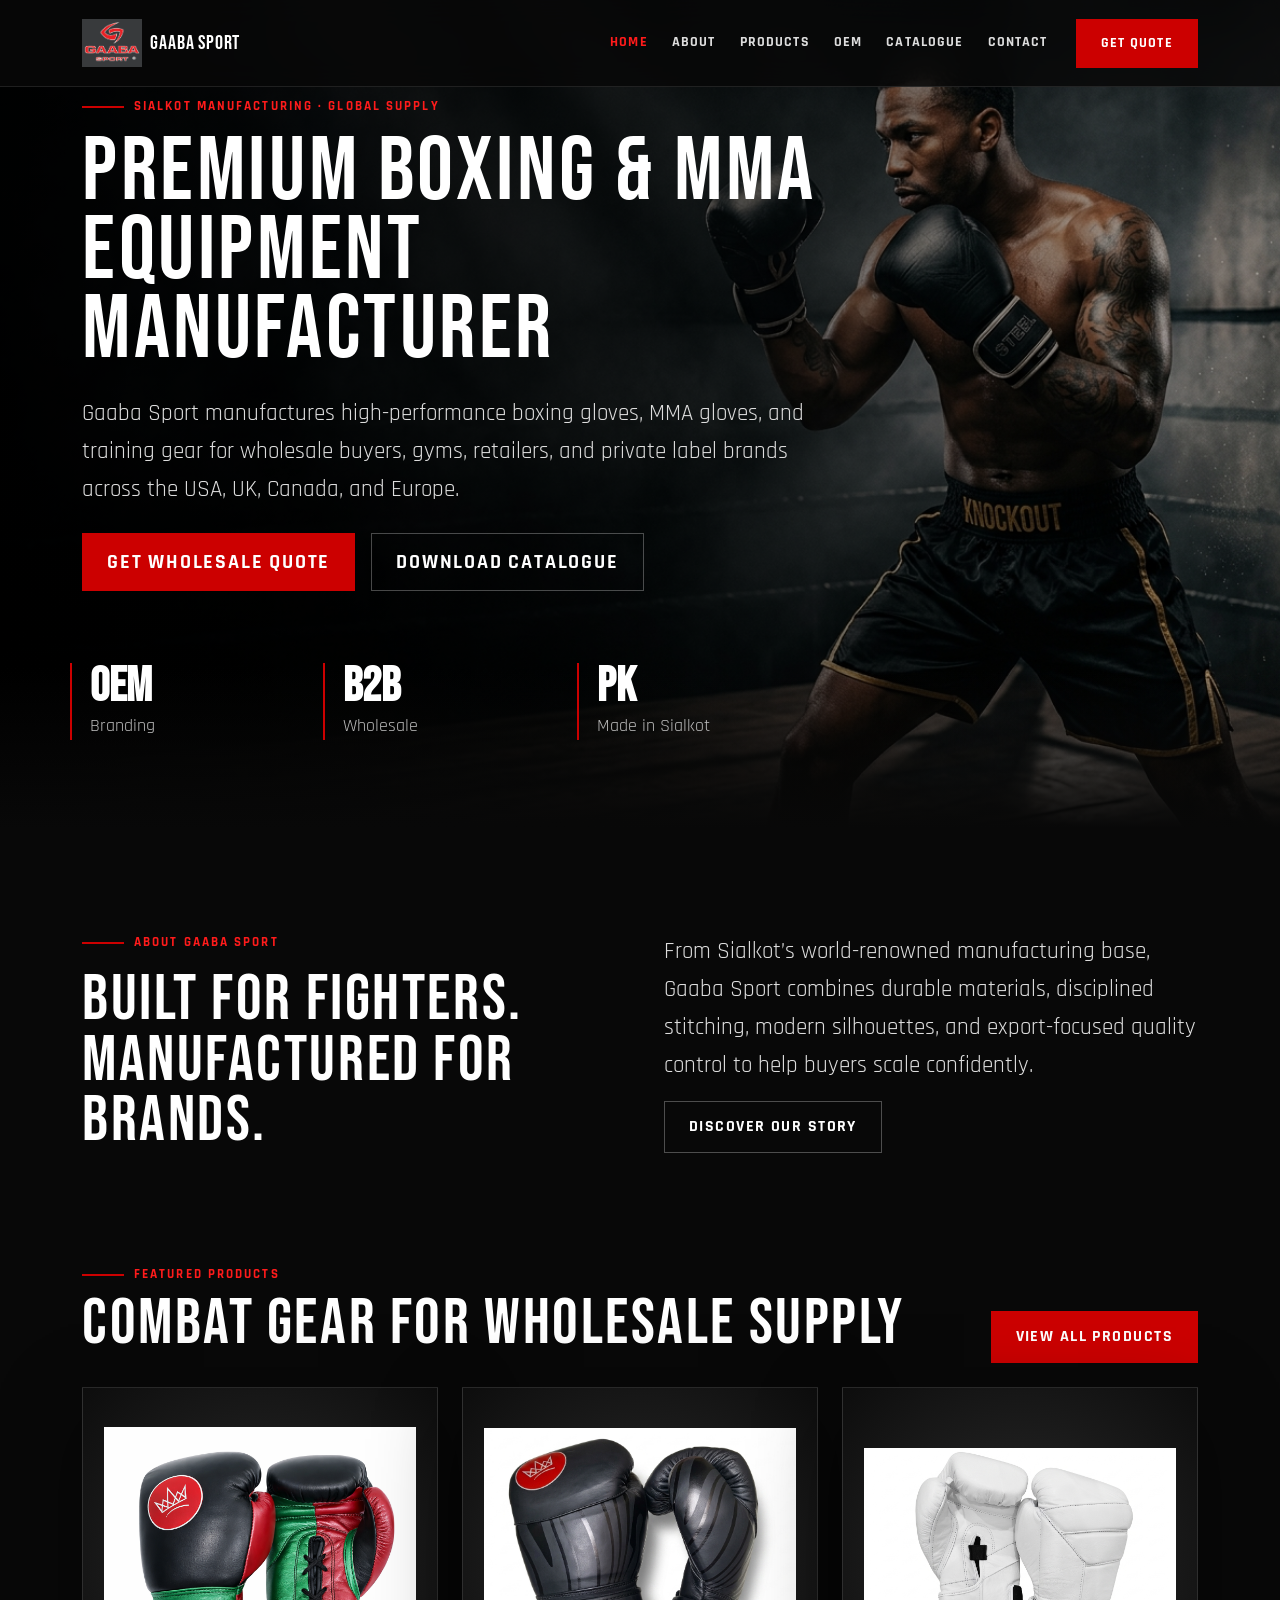
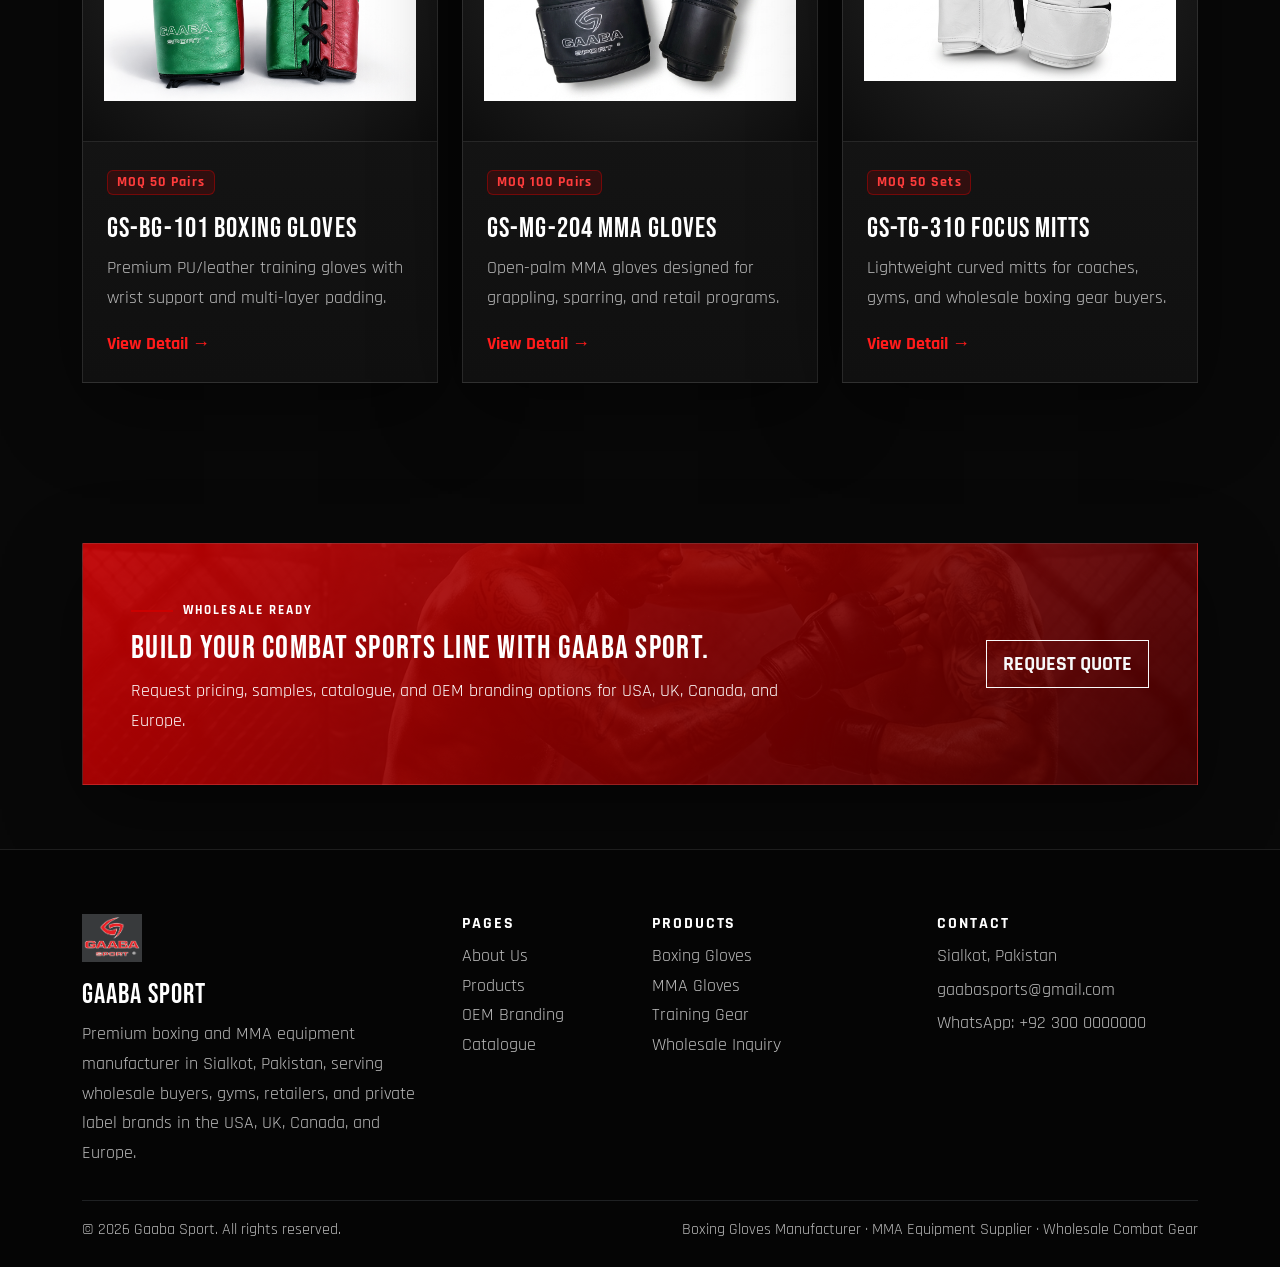
<file: index.html>
<!doctype html>
<html lang="en">
<head><meta charset="utf-8"><meta name="viewport" content="width=device-width, initial-scale=1"><link rel="icon" href="img/logo.png"><link rel="preconnect" href="https://fonts.googleapis.com"><link rel="preconnect" href="https://fonts.gstatic.com" crossorigin><link href="https://fonts.googleapis.com/css2?family=Bebas+Neue&family=Crimson+Pro:ital,wght@0,400;0,600;1,400&family=Rajdhani:wght@400;500;600;700&display=swap" rel="stylesheet"><link href="https://cdn.jsdelivr.net/npm/bootstrap@5.3.3/dist/css/bootstrap.min.css" rel="stylesheet"><link rel="stylesheet" href="css/style.css"><title>Gaaba Sport | Boxing Gloves Manufacturer & MMA Equipment Supplier</title><meta name="description" content="Gaaba Sport is a premium boxing gloves manufacturer and MMA equipment supplier in Sialkot, Pakistan for wholesale buyers in the USA, UK, Canada, and Europe."></head>
<body><nav class="navbar navbar-expand-lg fixed-top navbar-dark"><div class="container"><a class="navbar-brand d-flex align-items-center gap-2" href="index.html"><img src="img/logo.png" class="logo" alt="Gaaba Sport logo"><span>Gaaba Sport</span></a><button class="navbar-toggler" type="button" data-bs-toggle="collapse" data-bs-target="#nav"><span class="navbar-toggler-icon"></span></button><div class="collapse navbar-collapse" id="nav"><ul class="navbar-nav ms-auto align-items-lg-center"><li class="nav-item"><a class="nav-link" href="index.html">Home</a></li><li class="nav-item"><a class="nav-link" href="about.html">About</a></li><li class="nav-item"><a class="nav-link" href="products.html">Products</a></li><li class="nav-item"><a class="nav-link" href="oem.html">OEM</a></li><li class="nav-item"><a class="nav-link" href="catalogue.html">Catalogue</a></li><li class="nav-item"><a class="nav-link" href="contact.html">Contact</a></li><li class="nav-item ms-lg-3"><a class="btn btn-gs btn-sm" href="contact.html">Get Quote</a></li></ul></div></div></nav><header class="hero"><div class="container"><div class="row"><div class="col-lg-8"><span class="eyebrow">Sialkot Manufacturing · Global Supply</span><h1 class="display-title mt-3">Premium Boxing & MMA Equipment Manufacturer</h1><p class="lead-xl my-4">Gaaba Sport manufactures high-performance boxing gloves, MMA gloves, and training gear for wholesale buyers, gyms, retailers, and private label brands across the USA, UK, Canada, and Europe.</p><div class="d-flex flex-wrap gap-3"><a href="contact.html" class="btn btn-gs btn-lg">Get Wholesale Quote</a><a href="catalogue.html" class="btn btn-outline-gs btn-lg">Download Catalogue</a></div><div class="row g-4 mt-5"><div class="col-4 stat"><strong>OEM</strong><br><span class="text-muted2">Branding</span></div><div class="col-4 stat"><strong>B2B</strong><br><span class="text-muted2">Wholesale</span></div><div class="col-4 stat"><strong>PK</strong><br><span class="text-muted2">Made in Sialkot</span></div></div></div></div></div></header><section class="section"><div class="container"><div class="row align-items-center g-5"><div class="col-lg-6"><span class="eyebrow">About Gaaba Sport</span><h2 class="section-title mt-3">Built for fighters. Manufactured for brands.</h2></div><div class="col-lg-6"><p class="lead-xl">From Sialkot’s world-renowned manufacturing base, Gaaba Sport combines durable materials, disciplined stitching, modern silhouettes, and export-focused quality control to help buyers scale confidently.</p><a href="about.html" class="btn btn-outline-gs">Discover Our Story</a></div></div></div></section><section class="section pt-0"><div class="container"><div class="d-flex justify-content-between align-items-end flex-wrap gap-3 mb-4"><div><span class="eyebrow">Featured Products</span><h2 class="section-title mt-2">Combat gear for wholesale supply</h2></div><a href="products.html" class="btn btn-gs">View All Products</a></div><div class="row g-4"><div class="col-md-4"><div class="card-gs"><div class="product-img"><img src="img/product-1.png" alt="Boxing gloves manufacturer"></div><div class="p-4"><span class="badge badge-moq">MOQ 50 Pairs</span><h3 class="mt-3">GS-BG-101 Boxing Gloves</h3><p class="text-muted2">Premium PU/leather training gloves with wrist support and multi-layer padding.</p><a href="product-single.html" class="text-red fw-bold">View Detail →</a></div></div></div><div class="col-md-4"><div class="card-gs"><div class="product-img"><img src="img/product-2.png" alt="MMA gloves supplier"></div><div class="p-4"><span class="badge badge-moq">MOQ 100 Pairs</span><h3 class="mt-3">GS-MG-204 MMA Gloves</h3><p class="text-muted2">Open-palm MMA gloves designed for grappling, sparring, and retail programs.</p><a href="product-single.html" class="text-red fw-bold">View Detail →</a></div></div></div><div class="col-md-4"><div class="card-gs"><div class="product-img"><img src="img/product-3.png" alt="Wholesale boxing gear USA UK"></div><div class="p-4"><span class="badge badge-moq">MOQ 50 Sets</span><h3 class="mt-3">GS-TG-310 Focus Mitts</h3><p class="text-muted2">Lightweight curved mitts for coaches, gyms, and wholesale boxing gear buyers.</p><a href="product-single.html" class="text-red fw-bold">View Detail →</a></div></div></div></div></div></section><section class="section-sm"><div class="container"><div class="cta-band p-4 p-lg-5"><div class="row align-items-center g-4"><div class="col-lg-8"><span class="eyebrow text-white">Wholesale Ready</span><h2 class="font-display mt-2 mb-2">Build your combat sports line with Gaaba Sport.</h2><p class="mb-0">Request pricing, samples, catalogue, and OEM branding options for USA, UK, Canada, and Europe.</p></div><div class="col-lg-4 text-lg-end"><a href="contact.html" class="btn btn-outline-light btn-lg rounded-0 fw-bold text-uppercase">Request Quote</a></div></div></div></div></section><footer class="footer"><div class="container"><div class="row g-4"><div class="col-lg-4"><img src="img/logo.png" class="logo mb-3" alt="Gaaba Sport logo"><h3 class="font-display">Gaaba Sport</h3><p class="text-muted2">Premium boxing and MMA equipment manufacturer in Sialkot, Pakistan, serving wholesale buyers, gyms, retailers, and private label brands in the USA, UK, Canada, and Europe.</p></div><div class="col-6 col-lg-2"><h6 class="small-title">Pages</h6><p><a href="about.html">About Us</a><br><a href="products.html">Products</a><br><a href="oem.html">OEM Branding</a><br><a href="catalogue.html">Catalogue</a></p></div><div class="col-6 col-lg-3"><h6 class="small-title">Products</h6><p><a href="products.html#boxing">Boxing Gloves</a><br><a href="products.html#mma">MMA Gloves</a><br><a href="products.html#training">Training Gear</a><br><a href="contact.html">Wholesale Inquiry</a></p></div><div class="col-lg-3"><h6 class="small-title">Contact</h6><p class="text-muted2 mb-1">Sialkot, Pakistan</p><p class="mb-1"><a href="mailto:gaabasports@gmail.com">gaabasports@gmail.com</a></p><p><a href="https://wa.me/923000000000">WhatsApp: +92 300 0000000</a></p></div></div><hr class="border-secondary"><div class="d-flex flex-column flex-md-row justify-content-between small text-muted2"><span>© 2026 Gaaba Sport. All rights reserved.</span><span>Boxing Gloves Manufacturer · MMA Equipment Supplier · Wholesale Combat Gear</span></div></div></footer><script src="https://cdn.jsdelivr.net/npm/bootstrap@5.3.3/dist/js/bootstrap.bundle.min.js"></script><script>document.querySelectorAll('.nav-link').forEach(a=>{const p=location.pathname.split('/').pop()||'index.html';if(a.getAttribute('href')===p)a.classList.add('active')})</script></body>
</html>
</file>
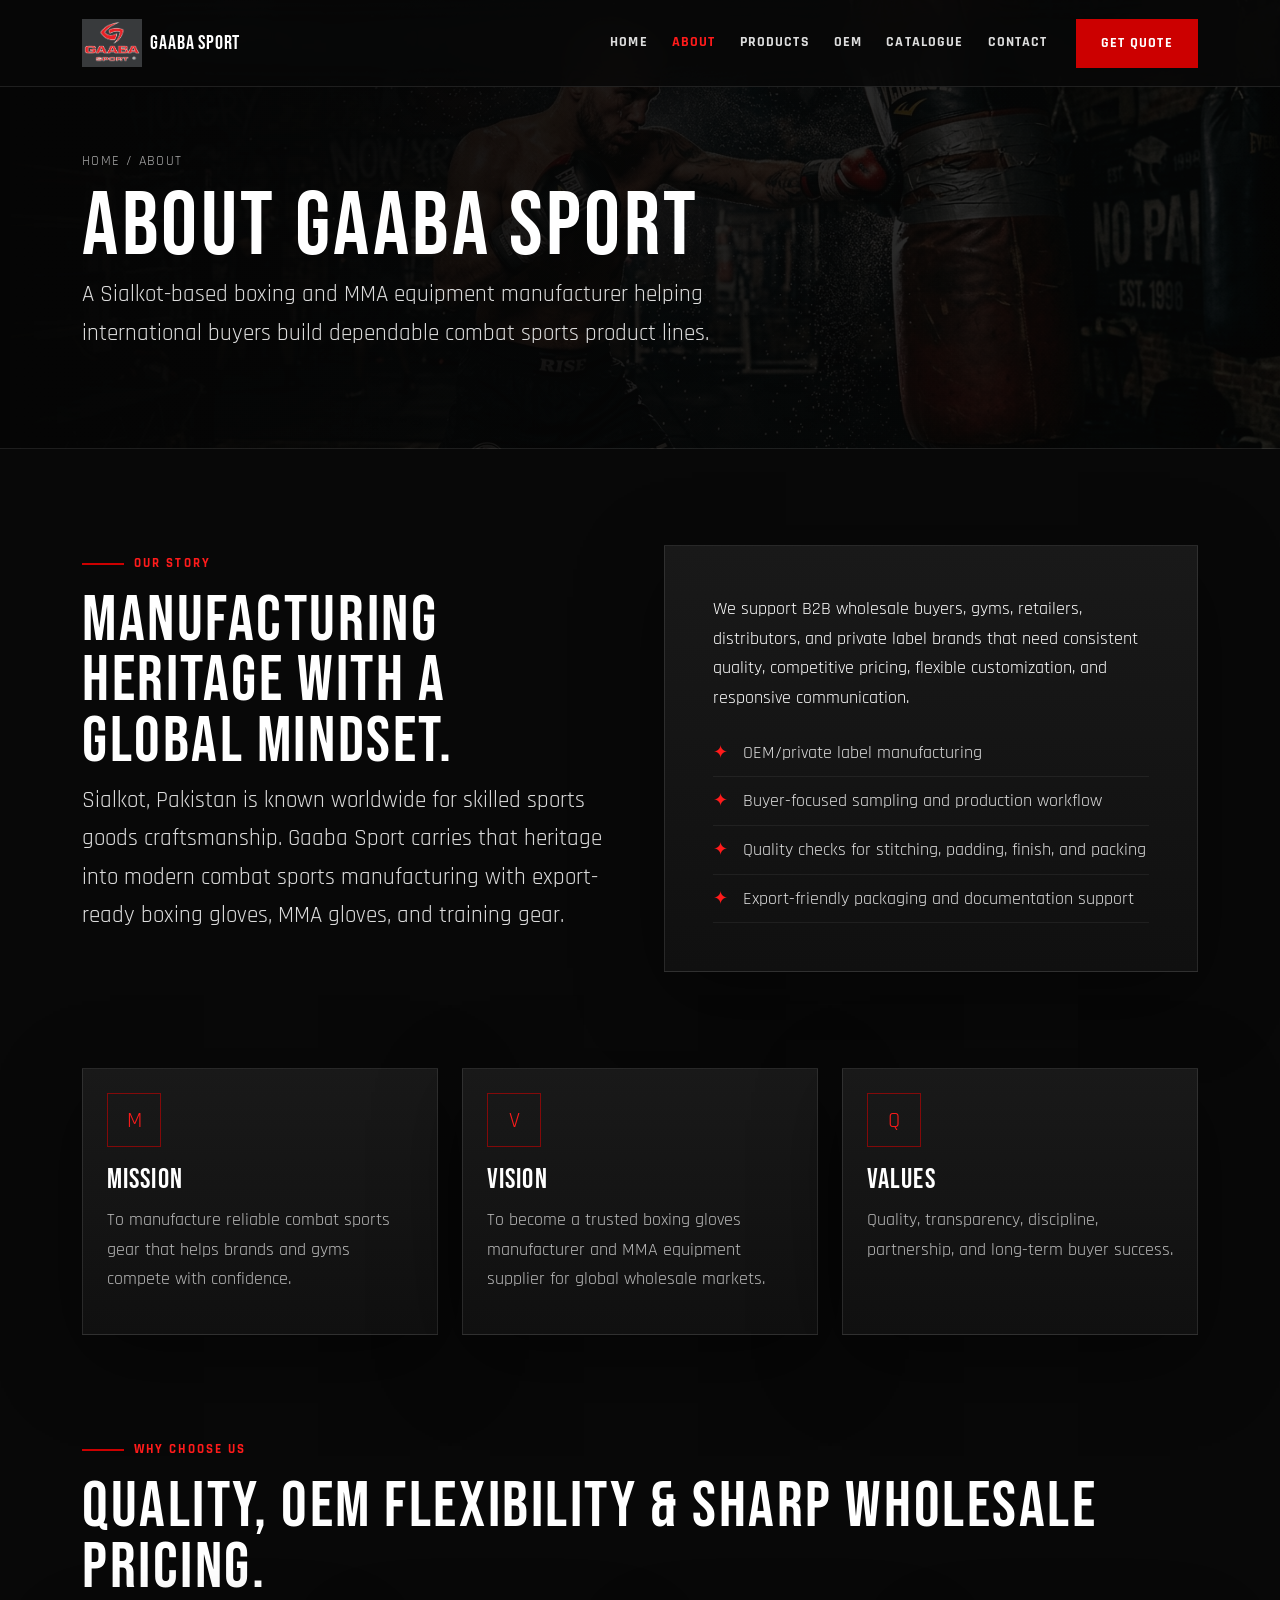
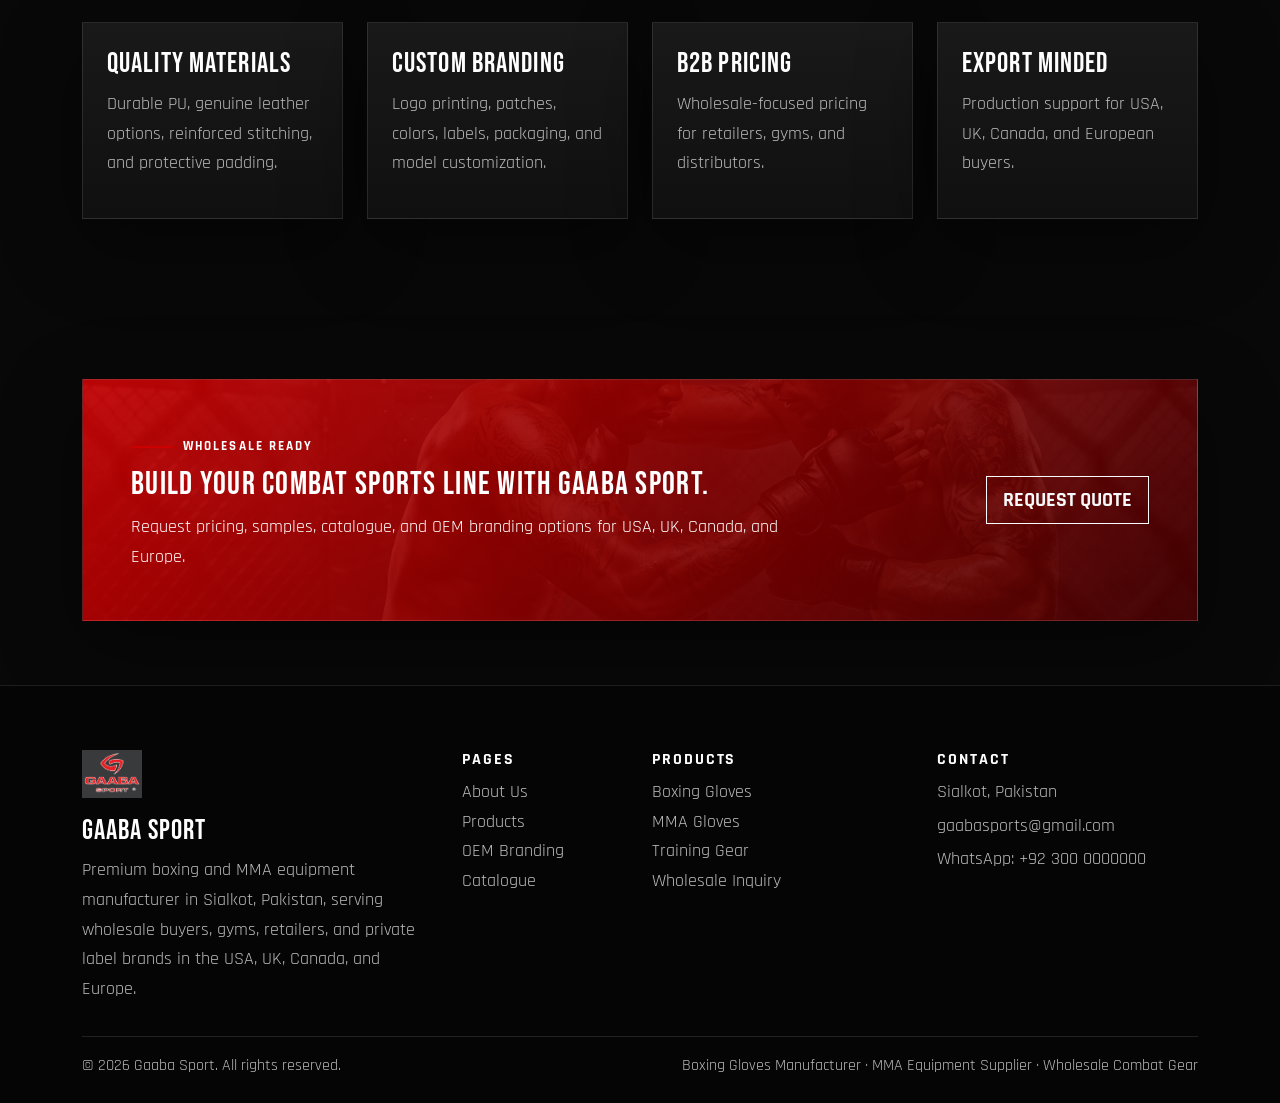
<file: about.html>
<!doctype html>
<html lang="en">
<head><meta charset="utf-8"><meta name="viewport" content="width=device-width, initial-scale=1"><link rel="icon" href="img/logo.png"><link rel="preconnect" href="https://fonts.googleapis.com"><link rel="preconnect" href="https://fonts.gstatic.com" crossorigin><link href="https://fonts.googleapis.com/css2?family=Bebas+Neue&family=Crimson+Pro:ital,wght@0,400;0,600;1,400&family=Rajdhani:wght@400;500;600;700&display=swap" rel="stylesheet"><link href="https://cdn.jsdelivr.net/npm/bootstrap@5.3.3/dist/css/bootstrap.min.css" rel="stylesheet"><link rel="stylesheet" href="css/style.css"><title>About Gaaba Sport | Sialkot Boxing & MMA Equipment Manufacturer</title><meta name="description" content="Learn about Gaaba Sport, a Sialkot-based boxing gloves manufacturer and MMA equipment supplier offering OEM and wholesale combat sports gear."></head>
<body><nav class="navbar navbar-expand-lg fixed-top navbar-dark"><div class="container"><a class="navbar-brand d-flex align-items-center gap-2" href="index.html"><img src="img/logo.png" class="logo" alt="Gaaba Sport logo"><span>Gaaba Sport</span></a><button class="navbar-toggler" type="button" data-bs-toggle="collapse" data-bs-target="#nav"><span class="navbar-toggler-icon"></span></button><div class="collapse navbar-collapse" id="nav"><ul class="navbar-nav ms-auto align-items-lg-center"><li class="nav-item"><a class="nav-link" href="index.html">Home</a></li><li class="nav-item"><a class="nav-link" href="about.html">About</a></li><li class="nav-item"><a class="nav-link" href="products.html">Products</a></li><li class="nav-item"><a class="nav-link" href="oem.html">OEM</a></li><li class="nav-item"><a class="nav-link" href="catalogue.html">Catalogue</a></li><li class="nav-item"><a class="nav-link" href="contact.html">Contact</a></li><li class="nav-item ms-lg-3"><a class="btn btn-gs btn-sm" href="contact.html">Get Quote</a></li></ul></div></div></nav><header class="page-hero"><div class="container"><div class="crumb">Home / About</div><h1 class="display-title mt-3">About Gaaba Sport</h1><p class="lead-xl col-lg-8">A Sialkot-based boxing and MMA equipment manufacturer helping international buyers build dependable combat sports product lines.</p></div></header><section class="section"><div class="container"><div class="row g-5"><div class="col-lg-6"><span class="eyebrow">Our Story</span><h2 class="section-title mt-3">Manufacturing heritage with a global mindset.</h2><p class="lead-xl">Sialkot, Pakistan is known worldwide for skilled sports goods craftsmanship. Gaaba Sport carries that heritage into modern combat sports manufacturing with export-ready boxing gloves, MMA gloves, and training gear.</p></div><div class="col-lg-6"><div class="card-gs p-4 p-lg-5"><p>We support B2B wholesale buyers, gyms, retailers, distributors, and private label brands that need consistent quality, competitive pricing, flexible customization, and responsive communication.</p><ul class="feature-list"><li>OEM/private label manufacturing</li><li>Buyer-focused sampling and production workflow</li><li>Quality checks for stitching, padding, finish, and packing</li><li>Export-friendly packaging and documentation support</li></ul></div></div></div></div></section><section class="section pt-0"><div class="container"><div class="row g-4"><div class="col-md-4"><div class="card-gs p-4"><div class="icon-box">M</div><h3 class="mt-3">Mission</h3><p class="text-muted2">To manufacture reliable combat sports gear that helps brands and gyms compete with confidence.</p></div></div><div class="col-md-4"><div class="card-gs p-4"><div class="icon-box">V</div><h3 class="mt-3">Vision</h3><p class="text-muted2">To become a trusted boxing gloves manufacturer and MMA equipment supplier for global wholesale markets.</p></div></div><div class="col-md-4"><div class="card-gs p-4"><div class="icon-box">Q</div><h3 class="mt-3">Values</h3><p class="text-muted2">Quality, transparency, discipline, partnership, and long-term buyer success.</p></div></div></div></div></section><section class="section pt-0"><div class="container"><span class="eyebrow">Why Choose Us</span><h2 class="section-title mt-3 mb-4">Quality, OEM flexibility & sharp wholesale pricing.</h2><div class="row g-4"><div class="col-lg-3 col-md-6"><div class="card-gs p-4"><h3>Quality Materials</h3><p class="text-muted2">Durable PU, genuine leather options, reinforced stitching, and protective padding.</p></div></div><div class="col-lg-3 col-md-6"><div class="card-gs p-4"><h3>Custom Branding</h3><p class="text-muted2">Logo printing, patches, colors, labels, packaging, and model customization.</p></div></div><div class="col-lg-3 col-md-6"><div class="card-gs p-4"><h3>B2B Pricing</h3><p class="text-muted2">Wholesale-focused pricing for retailers, gyms, and distributors.</p></div></div><div class="col-lg-3 col-md-6"><div class="card-gs p-4"><h3>Export Minded</h3><p class="text-muted2">Production support for USA, UK, Canada, and European buyers.</p></div></div></div></div></section><section class="section-sm"><div class="container"><div class="cta-band p-4 p-lg-5"><div class="row align-items-center g-4"><div class="col-lg-8"><span class="eyebrow text-white">Wholesale Ready</span><h2 class="font-display mt-2 mb-2">Build your combat sports line with Gaaba Sport.</h2><p class="mb-0">Request pricing, samples, catalogue, and OEM branding options for USA, UK, Canada, and Europe.</p></div><div class="col-lg-4 text-lg-end"><a href="contact.html" class="btn btn-outline-light btn-lg rounded-0 fw-bold text-uppercase">Request Quote</a></div></div></div></div></section><footer class="footer"><div class="container"><div class="row g-4"><div class="col-lg-4"><img src="img/logo.png" class="logo mb-3" alt="Gaaba Sport logo"><h3 class="font-display">Gaaba Sport</h3><p class="text-muted2">Premium boxing and MMA equipment manufacturer in Sialkot, Pakistan, serving wholesale buyers, gyms, retailers, and private label brands in the USA, UK, Canada, and Europe.</p></div><div class="col-6 col-lg-2"><h6 class="small-title">Pages</h6><p><a href="about.html">About Us</a><br><a href="products.html">Products</a><br><a href="oem.html">OEM Branding</a><br><a href="catalogue.html">Catalogue</a></p></div><div class="col-6 col-lg-3"><h6 class="small-title">Products</h6><p><a href="products.html#boxing">Boxing Gloves</a><br><a href="products.html#mma">MMA Gloves</a><br><a href="products.html#training">Training Gear</a><br><a href="contact.html">Wholesale Inquiry</a></p></div><div class="col-lg-3"><h6 class="small-title">Contact</h6><p class="text-muted2 mb-1">Sialkot, Pakistan</p><p class="mb-1"><a href="mailto:gaabasports@gmail.com">gaabasports@gmail.com</a></p><p><a href="https://wa.me/923000000000">WhatsApp: +92 300 0000000</a></p></div></div><hr class="border-secondary"><div class="d-flex flex-column flex-md-row justify-content-between small text-muted2"><span>© 2026 Gaaba Sport. All rights reserved.</span><span>Boxing Gloves Manufacturer · MMA Equipment Supplier · Wholesale Combat Gear</span></div></div></footer><script src="https://cdn.jsdelivr.net/npm/bootstrap@5.3.3/dist/js/bootstrap.bundle.min.js"></script><script>document.querySelectorAll('.nav-link').forEach(a=>{const p=location.pathname.split('/').pop()||'index.html';if(a.getAttribute('href')===p)a.classList.add('active')})</script></body>
</html>
</file>
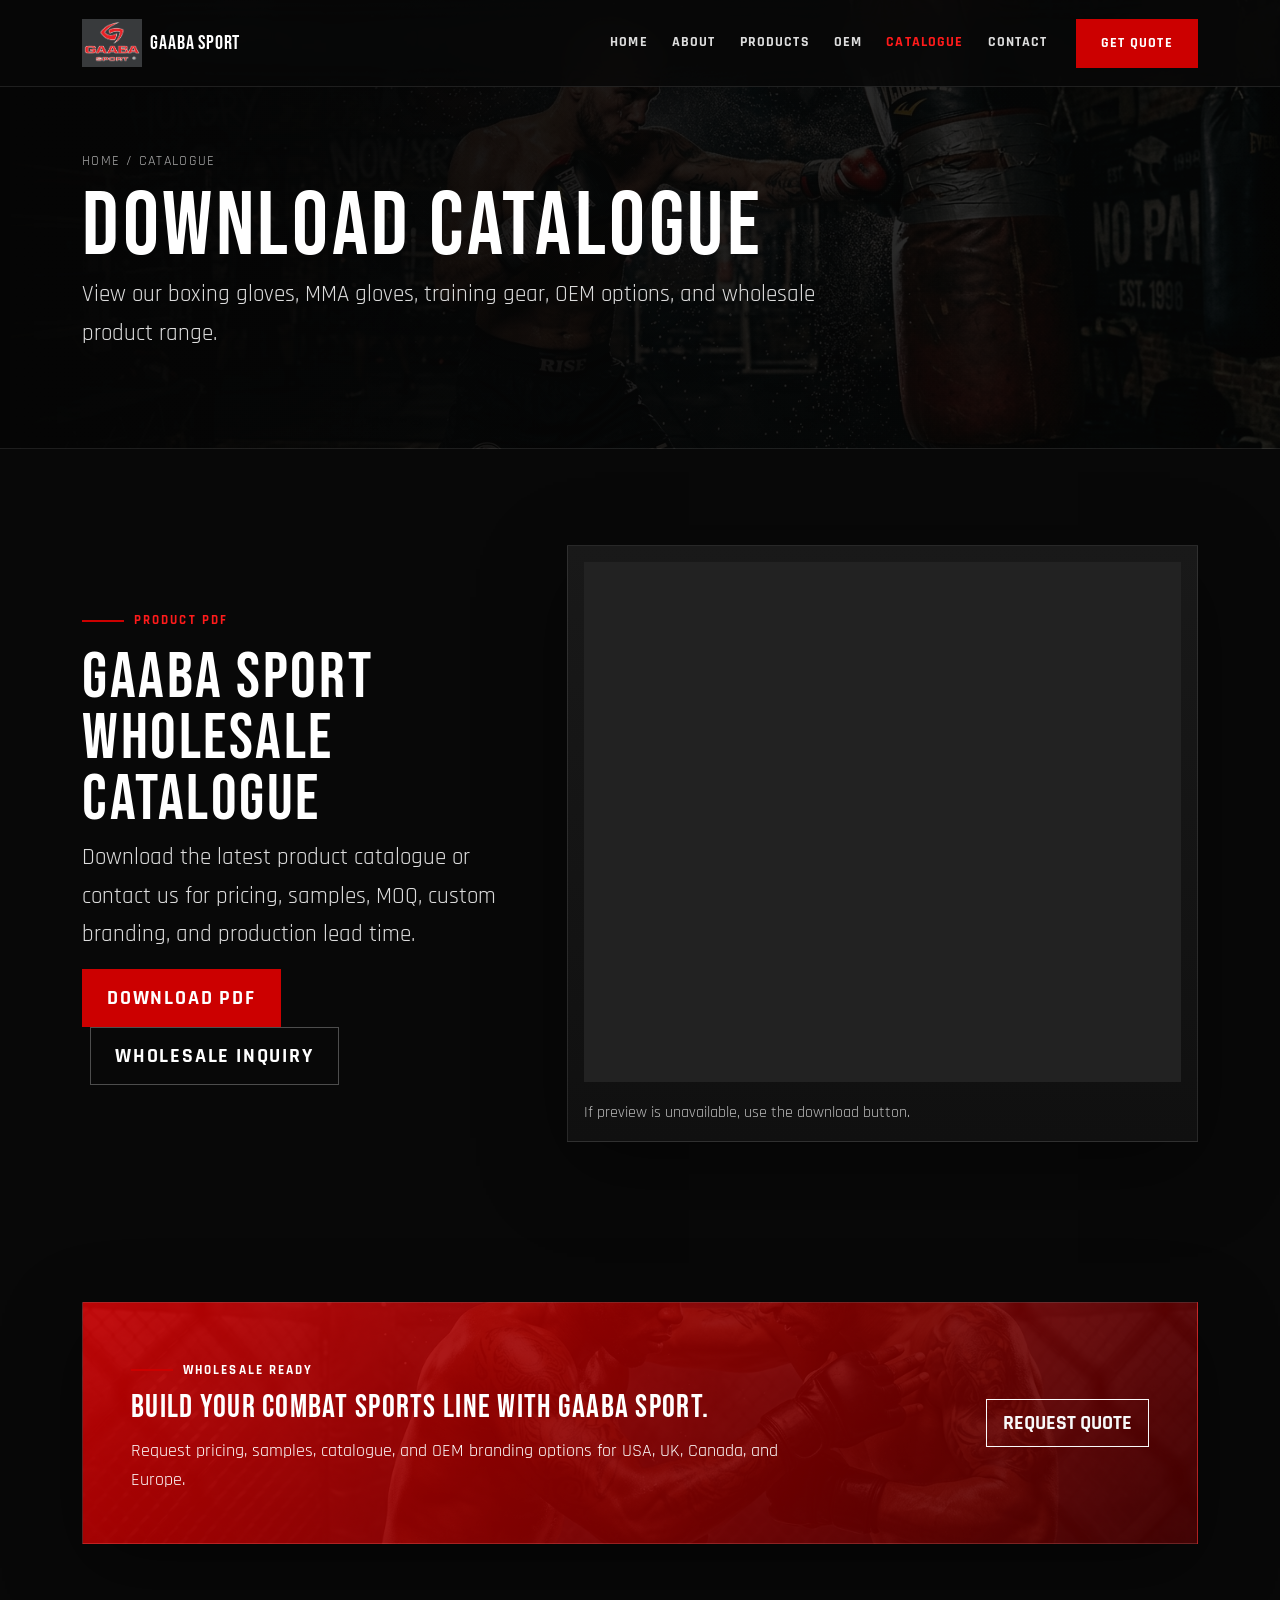
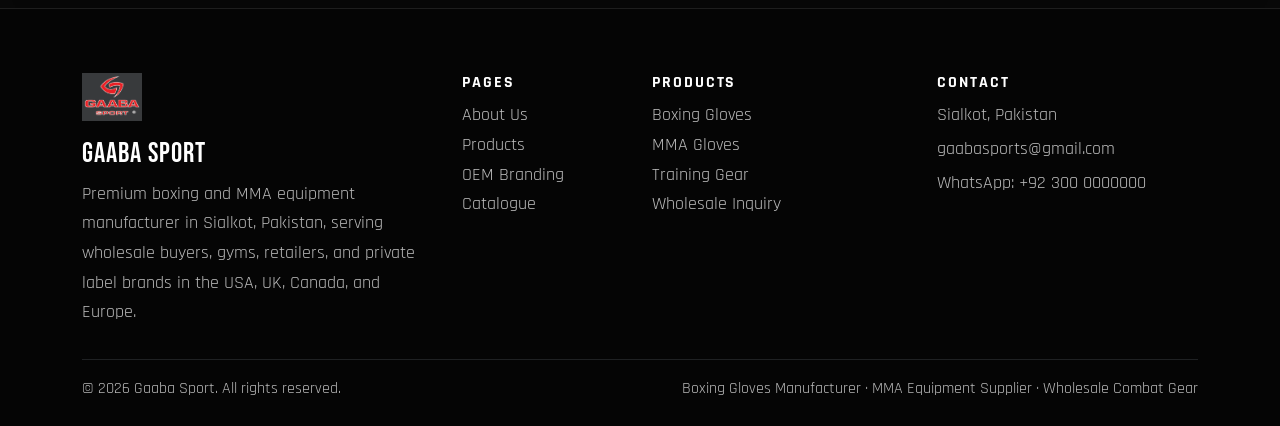
<file: catalogue.html>
<!doctype html>
<html lang="en">
<head><meta charset="utf-8"><meta name="viewport" content="width=device-width, initial-scale=1"><link rel="icon" href="img/logo.png"><link rel="preconnect" href="https://fonts.googleapis.com"><link rel="preconnect" href="https://fonts.gstatic.com" crossorigin><link href="https://fonts.googleapis.com/css2?family=Bebas+Neue&family=Crimson+Pro:ital,wght@0,400;0,600;1,400&family=Rajdhani:wght@400;500;600;700&display=swap" rel="stylesheet"><link href="https://cdn.jsdelivr.net/npm/bootstrap@5.3.3/dist/css/bootstrap.min.css" rel="stylesheet"><link rel="stylesheet" href="css/style.css"><title>Download Catalogue | Gaaba Sport Boxing & MMA Equipment</title><meta name="description" content="Download the Gaaba Sport product catalogue for wholesale boxing gear, MMA equipment, training gear, and OEM custom branding options."></head>
<body><nav class="navbar navbar-expand-lg fixed-top navbar-dark"><div class="container"><a class="navbar-brand d-flex align-items-center gap-2" href="index.html"><img src="img/logo.png" class="logo" alt="Gaaba Sport logo"><span>Gaaba Sport</span></a><button class="navbar-toggler" type="button" data-bs-toggle="collapse" data-bs-target="#nav"><span class="navbar-toggler-icon"></span></button><div class="collapse navbar-collapse" id="nav"><ul class="navbar-nav ms-auto align-items-lg-center"><li class="nav-item"><a class="nav-link" href="index.html">Home</a></li><li class="nav-item"><a class="nav-link" href="about.html">About</a></li><li class="nav-item"><a class="nav-link" href="products.html">Products</a></li><li class="nav-item"><a class="nav-link" href="oem.html">OEM</a></li><li class="nav-item"><a class="nav-link" href="catalogue.html">Catalogue</a></li><li class="nav-item"><a class="nav-link" href="contact.html">Contact</a></li><li class="nav-item ms-lg-3"><a class="btn btn-gs btn-sm" href="contact.html">Get Quote</a></li></ul></div></div></nav><header class="page-hero"><div class="container"><div class="crumb">Home / Catalogue</div><h1 class="display-title mt-3">Download Catalogue</h1><p class="lead-xl col-lg-8">View our boxing gloves, MMA gloves, training gear, OEM options, and wholesale product range.</p></div></header><section class="section"><div class="container"><div class="row g-5 align-items-center"><div class="col-lg-5"><span class="eyebrow">Product PDF</span><h2 class="section-title mt-3">Gaaba Sport wholesale catalogue</h2><p class="lead-xl">Download the latest product catalogue or contact us for pricing, samples, MOQ, custom branding, and production lead time.</p><a href="catalogue/gaaba-sport-catalogue.pdf" class="btn btn-gs btn-lg" download>Download PDF</a><a href="contact.html" class="btn btn-outline-gs btn-lg ms-lg-2">Wholesale Inquiry</a></div><div class="col-lg-7"><div class="card-gs p-3"><iframe src="catalogue/gaaba-sport-catalogue.pdf" title="Gaaba Sport Catalogue Preview" style="width:100%;height:520px;border:0;background:#222"></iframe><p class="small text-muted2 mt-2 mb-0">If preview is unavailable, use the download button.</p></div></div></div></div></section><section class="section-sm"><div class="container"><div class="cta-band p-4 p-lg-5"><div class="row align-items-center g-4"><div class="col-lg-8"><span class="eyebrow text-white">Wholesale Ready</span><h2 class="font-display mt-2 mb-2">Build your combat sports line with Gaaba Sport.</h2><p class="mb-0">Request pricing, samples, catalogue, and OEM branding options for USA, UK, Canada, and Europe.</p></div><div class="col-lg-4 text-lg-end"><a href="contact.html" class="btn btn-outline-light btn-lg rounded-0 fw-bold text-uppercase">Request Quote</a></div></div></div></div></section><footer class="footer"><div class="container"><div class="row g-4"><div class="col-lg-4"><img src="img/logo.png" class="logo mb-3" alt="Gaaba Sport logo"><h3 class="font-display">Gaaba Sport</h3><p class="text-muted2">Premium boxing and MMA equipment manufacturer in Sialkot, Pakistan, serving wholesale buyers, gyms, retailers, and private label brands in the USA, UK, Canada, and Europe.</p></div><div class="col-6 col-lg-2"><h6 class="small-title">Pages</h6><p><a href="about.html">About Us</a><br><a href="products.html">Products</a><br><a href="oem.html">OEM Branding</a><br><a href="catalogue.html">Catalogue</a></p></div><div class="col-6 col-lg-3"><h6 class="small-title">Products</h6><p><a href="products.html#boxing">Boxing Gloves</a><br><a href="products.html#mma">MMA Gloves</a><br><a href="products.html#training">Training Gear</a><br><a href="contact.html">Wholesale Inquiry</a></p></div><div class="col-lg-3"><h6 class="small-title">Contact</h6><p class="text-muted2 mb-1">Sialkot, Pakistan</p><p class="mb-1"><a href="mailto:gaabasports@gmail.com">gaabasports@gmail.com</a></p><p><a href="https://wa.me/923000000000">WhatsApp: +92 300 0000000</a></p></div></div><hr class="border-secondary"><div class="d-flex flex-column flex-md-row justify-content-between small text-muted2"><span>© 2026 Gaaba Sport. All rights reserved.</span><span>Boxing Gloves Manufacturer · MMA Equipment Supplier · Wholesale Combat Gear</span></div></div></footer><script src="https://cdn.jsdelivr.net/npm/bootstrap@5.3.3/dist/js/bootstrap.bundle.min.js"></script><script>document.querySelectorAll('.nav-link').forEach(a=>{const p=location.pathname.split('/').pop()||'index.html';if(a.getAttribute('href')===p)a.classList.add('active')})</script></body>
</html>
</file>
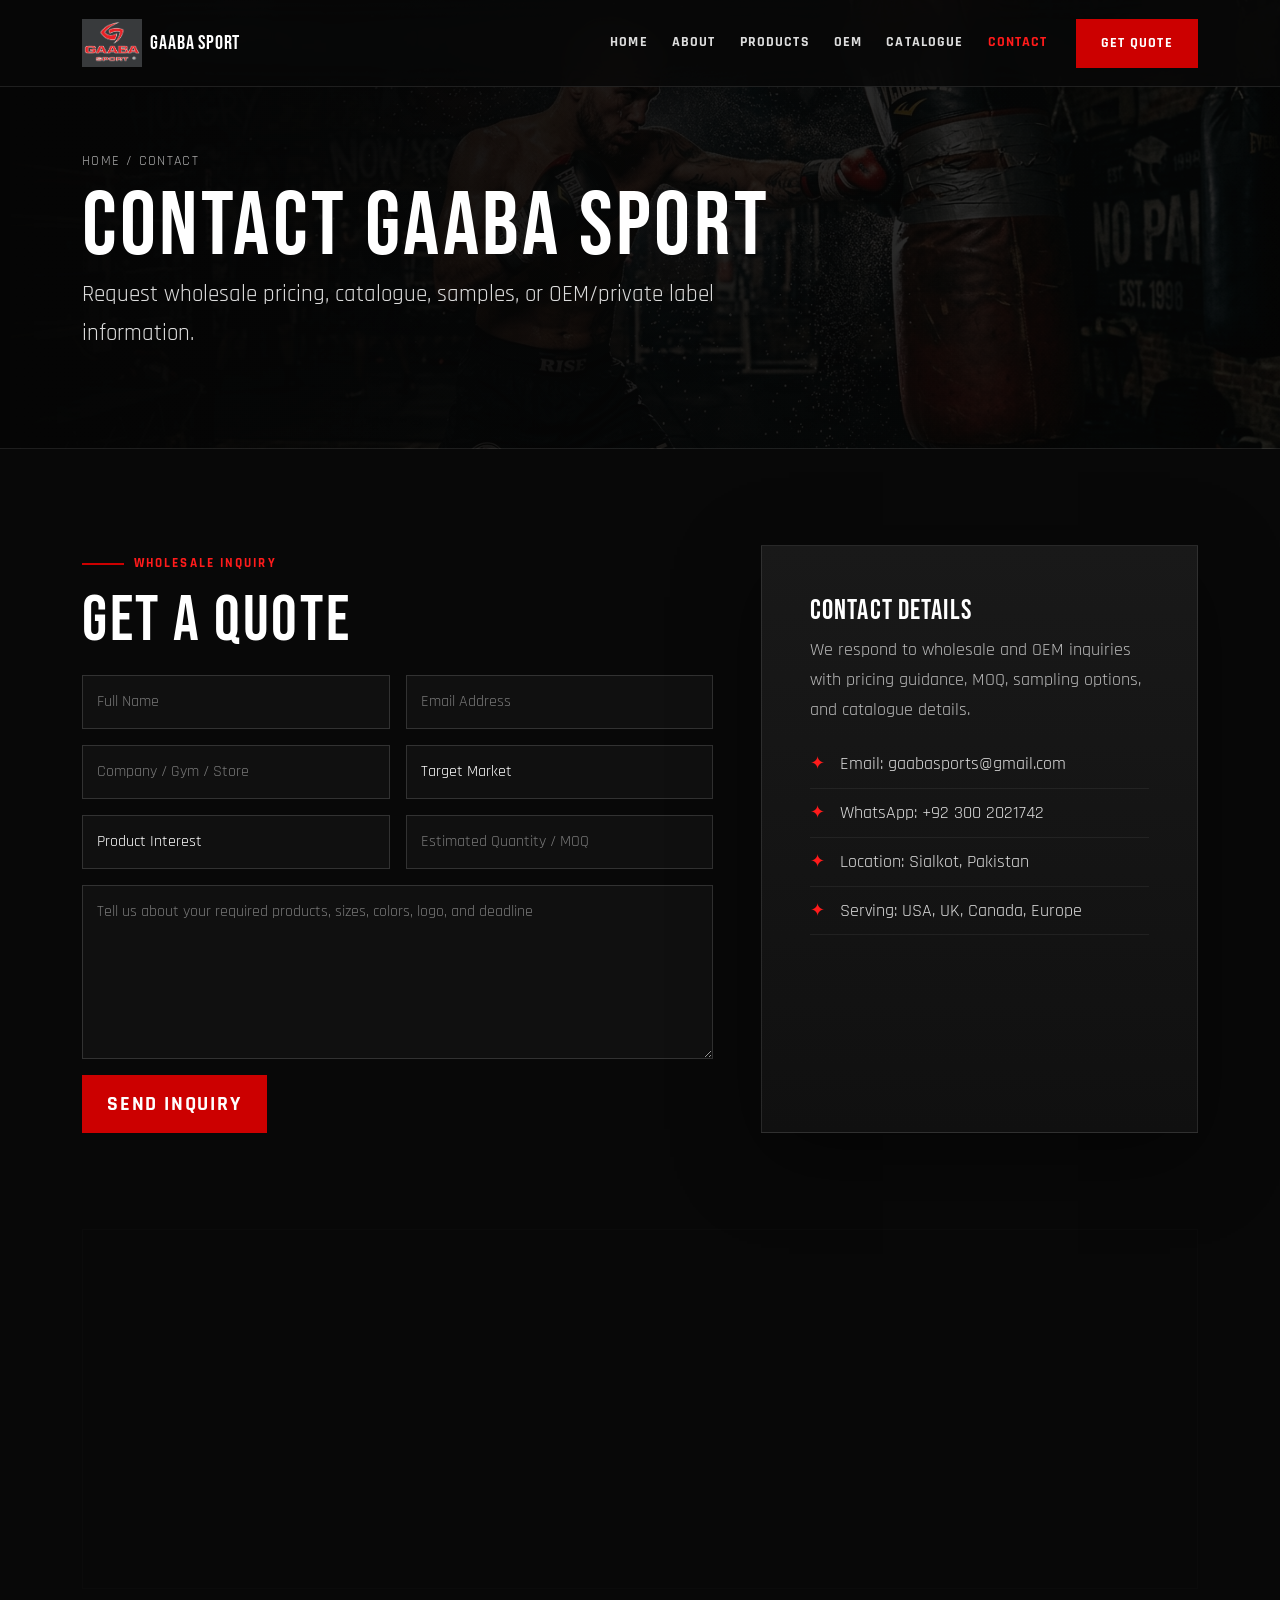
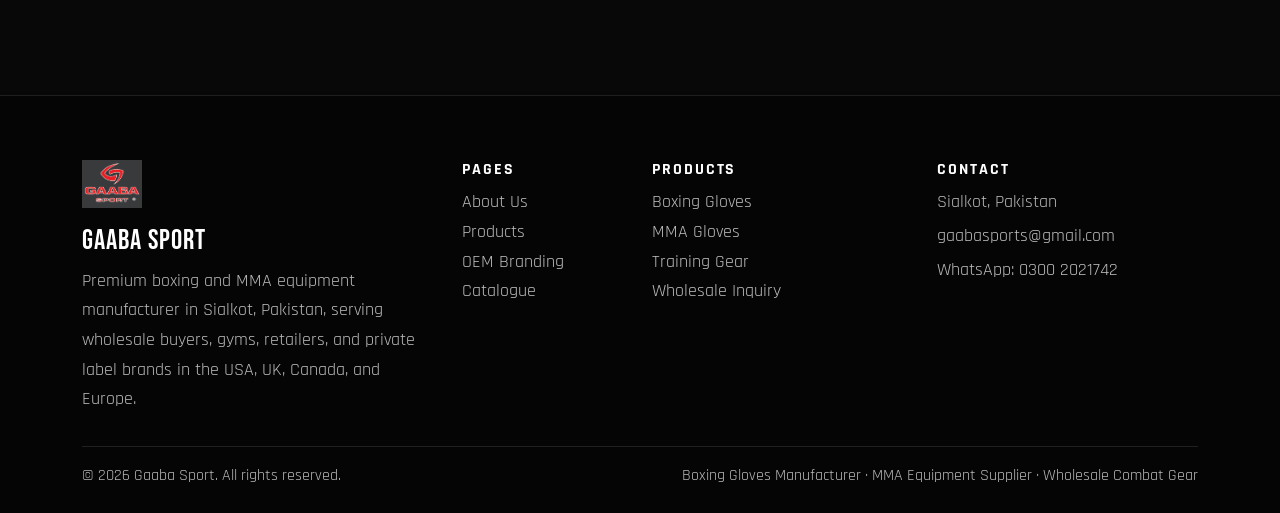
<file: contact.html>
<!doctype html>
<html lang="en">
<head><meta charset="utf-8"><meta name="viewport" content="width=device-width, initial-scale=1"><link rel="icon" href="img/logo.png"><link rel="preconnect" href="https://fonts.googleapis.com"><link rel="preconnect" href="https://fonts.gstatic.com" crossorigin><link href="https://fonts.googleapis.com/css2?family=Bebas+Neue&family=Crimson+Pro:ital,wght@0,400;0,600;1,400&family=Rajdhani:wght@400;500;600;700&display=swap" rel="stylesheet"><link href="https://cdn.jsdelivr.net/npm/bootstrap@5.3.3/dist/css/bootstrap.min.css" rel="stylesheet"><link rel="stylesheet" href="css/style.css"><title>Contact Gaaba Sport | Wholesale Boxing Gear Inquiry</title><meta name="description" content="Contact Gaaba Sport for wholesale boxing gloves, MMA equipment supplier pricing, catalogue, samples, MOQ, and OEM branding inquiries."></head>
<body><nav class="navbar navbar-expand-lg fixed-top navbar-dark"><div class="container"><a class="navbar-brand d-flex align-items-center gap-2" href="index.html"><img src="img/logo.png" class="logo" alt="Gaaba Sport logo"><span>Gaaba Sport</span></a><button class="navbar-toggler" type="button" data-bs-toggle="collapse" data-bs-target="#nav"><span class="navbar-toggler-icon"></span></button><div class="collapse navbar-collapse" id="nav"><ul class="navbar-nav ms-auto align-items-lg-center"><li class="nav-item"><a class="nav-link" href="index.html">Home</a></li><li class="nav-item"><a class="nav-link" href="about.html">About</a></li><li class="nav-item"><a class="nav-link" href="products.html">Products</a></li><li class="nav-item"><a class="nav-link" href="oem.html">OEM</a></li><li class="nav-item"><a class="nav-link" href="catalogue.html">Catalogue</a></li><li class="nav-item"><a class="nav-link" href="contact.html">Contact</a></li><li class="nav-item ms-lg-3"><a class="btn btn-gs btn-sm" href="contact.html">Get Quote</a></li></ul></div></div></nav><header class="page-hero"><div class="container"><div class="crumb">Home / Contact</div><h1 class="display-title mt-3">Contact Gaaba Sport</h1><p class="lead-xl col-lg-8">Request wholesale pricing, catalogue, samples, or OEM/private label information.</p></div></header><section class="section"><div class="container"><div class="row g-5"><div class="col-lg-7"><span class="eyebrow">Wholesale Inquiry</span><h2 class="section-title mt-3">Get a quote</h2><form class="row g-3 mt-2"><div class="col-md-6"><input class="form-control" placeholder="Full Name" required></div><div class="col-md-6"><input type="email" class="form-control" placeholder="Email Address" required></div><div class="col-md-6"><input class="form-control" placeholder="Company / Gym / Store"></div><div class="col-md-6"><select class="form-select"><option selected>Target Market</option><option>USA</option><option>UK</option><option>Canada</option><option>Europe</option><option>Other</option></select></div><div class="col-md-6"><select class="form-select"><option selected>Product Interest</option><option>Boxing Gloves</option><option>MMA Gloves</option><option>Training Gear</option><option>OEM Custom Branding</option></select></div><div class="col-md-6"><input class="form-control" placeholder="Estimated Quantity / MOQ"></div><div class="col-12"><textarea class="form-control" rows="6" placeholder="Tell us about your required products, sizes, colors, logo, and deadline"></textarea></div><div class="col-12"><button type="submit" class="btn btn-gs btn-lg">Send Inquiry</button></div></form></div><div class="col-lg-5"><div class="card-gs p-4 p-lg-5"><h3>Contact Details</h3><p class="text-muted2">We respond to wholesale and OEM inquiries with pricing guidance, MOQ, sampling options, and catalogue details.</p><ul class="feature-list"><li>Email: <a href="mailto:gaabasports@gmail.com">gaabasports@gmail.com</a></li><li>WhatsApp: <a href="https://wa.me/923002021742">+92 300 2021742</a></li><li>Location: Sialkot, Pakistan</li><li>Serving: USA, UK, Canada, Europe</li></ul></div></div></div></div></section><section class="section pt-0"><div class="container"><iframe class="map w-100" loading="lazy" allowfullscreen src="https://www.google.com/maps?q=Sialkot%2C%20Pakistan&output=embed" title="Gaaba Sport Sialkot Pakistan map"></iframe></div></section><footer class="footer"><div class="container"><div class="row g-4"><div class="col-lg-4"><img src="img/logo.png" class="logo mb-3" alt="Gaaba Sport logo"><h3 class="font-display">Gaaba Sport</h3><p class="text-muted2">Premium boxing and MMA equipment manufacturer in Sialkot, Pakistan, serving wholesale buyers, gyms, retailers, and private label brands in the USA, UK, Canada, and Europe.</p></div><div class="col-6 col-lg-2"><h6 class="small-title">Pages</h6><p><a href="about.html">About Us</a><br><a href="products.html">Products</a><br><a href="oem.html">OEM Branding</a><br><a href="catalogue.html">Catalogue</a></p></div><div class="col-6 col-lg-3"><h6 class="small-title">Products</h6><p><a href="products.html#boxing">Boxing Gloves</a><br><a href="products.html#mma">MMA Gloves</a><br><a href="products.html#training">Training Gear</a><br><a href="contact.html">Wholesale Inquiry</a></p></div><div class="col-lg-3"><h6 class="small-title">Contact</h6><p class="text-muted2 mb-1">Sialkot, Pakistan</p><p class="mb-1"><a href="mailto:gaabasports@gmail.com">gaabasports@gmail.com</a></p><p>
  <a href="https://wa.me/923002021742" target="_blank">
    WhatsApp: 0300 2021742
  </a>
</p></div></div><hr class="border-secondary"><div class="d-flex flex-column flex-md-row justify-content-between small text-muted2"><span>© 2026 Gaaba Sport. All rights reserved.</span><span>Boxing Gloves Manufacturer · MMA Equipment Supplier · Wholesale Combat Gear</span></div></div></footer><script src="https://cdn.jsdelivr.net/npm/bootstrap@5.3.3/dist/js/bootstrap.bundle.min.js"></script><script>document.querySelectorAll('.nav-link').forEach(a=>{const p=location.pathname.split('/').pop()||'index.html';if(a.getAttribute('href')===p)a.classList.add('active')})</script></body>
</html>
</file>
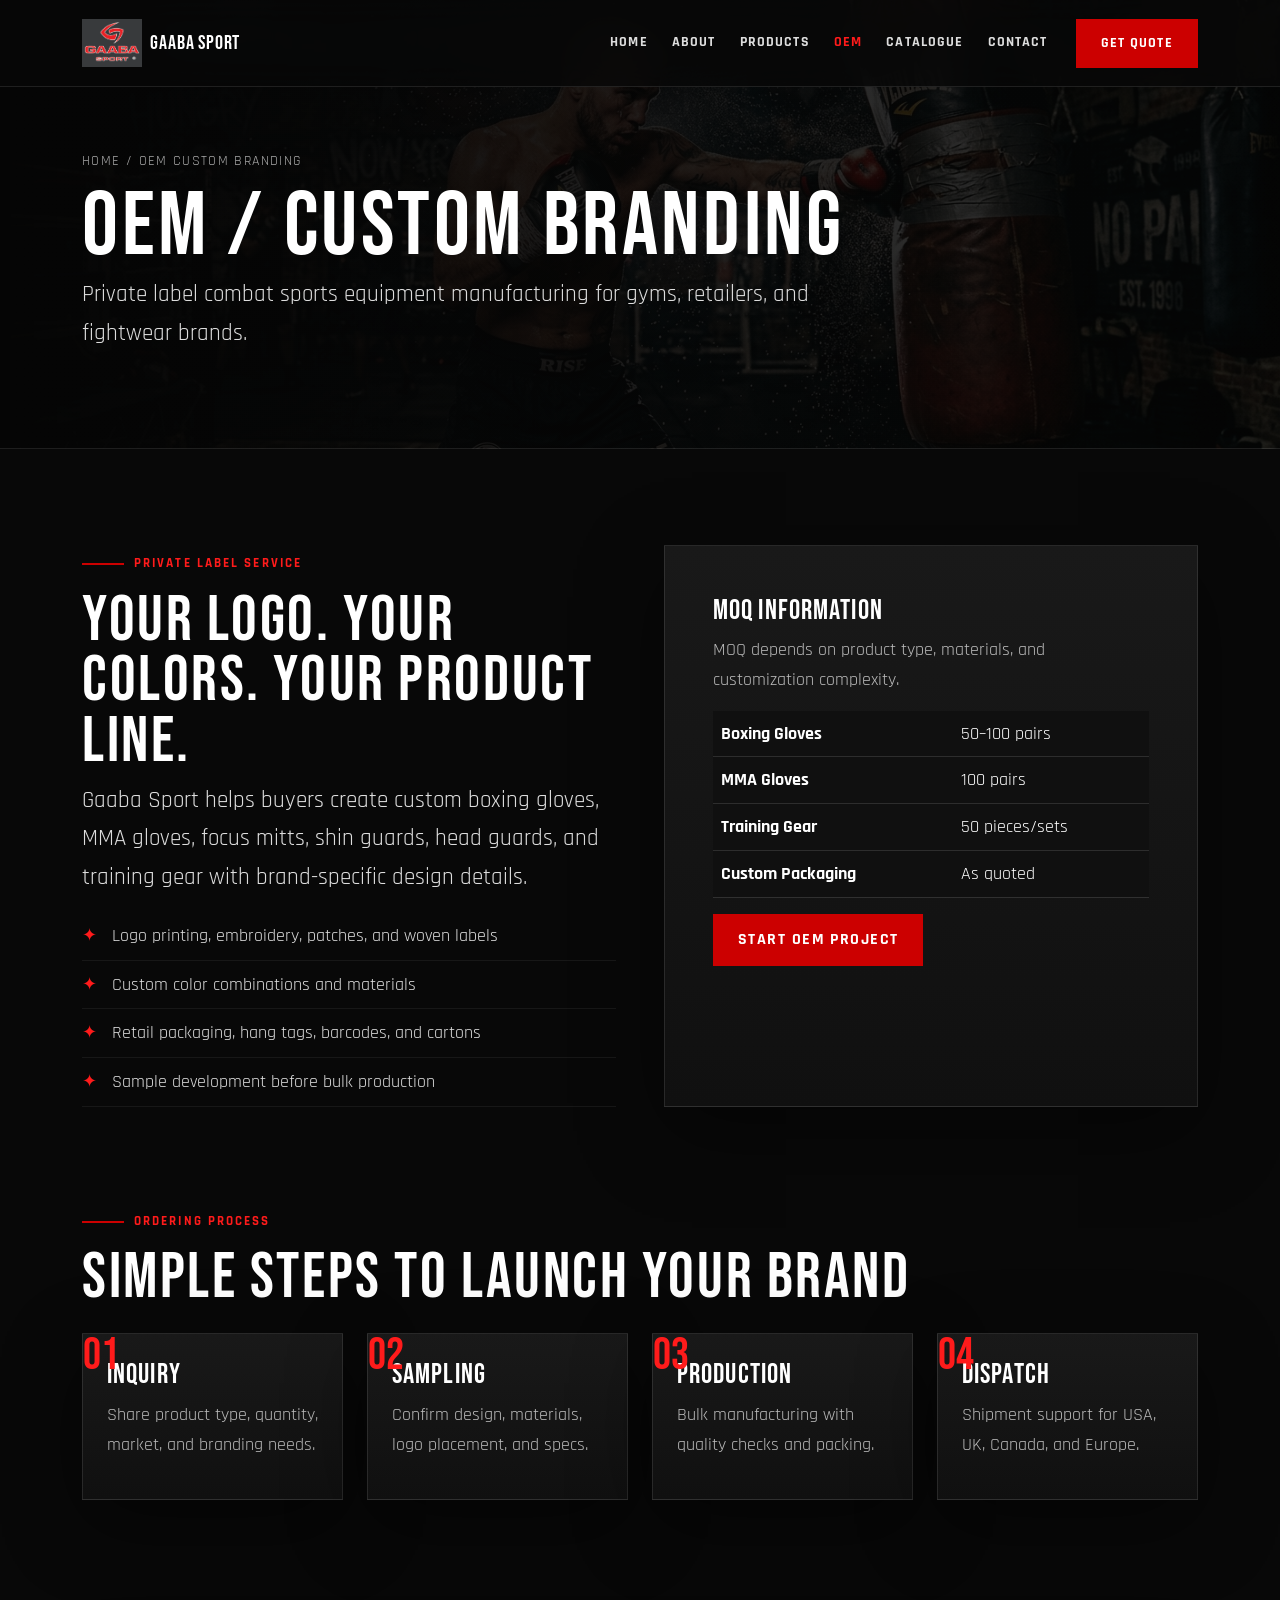
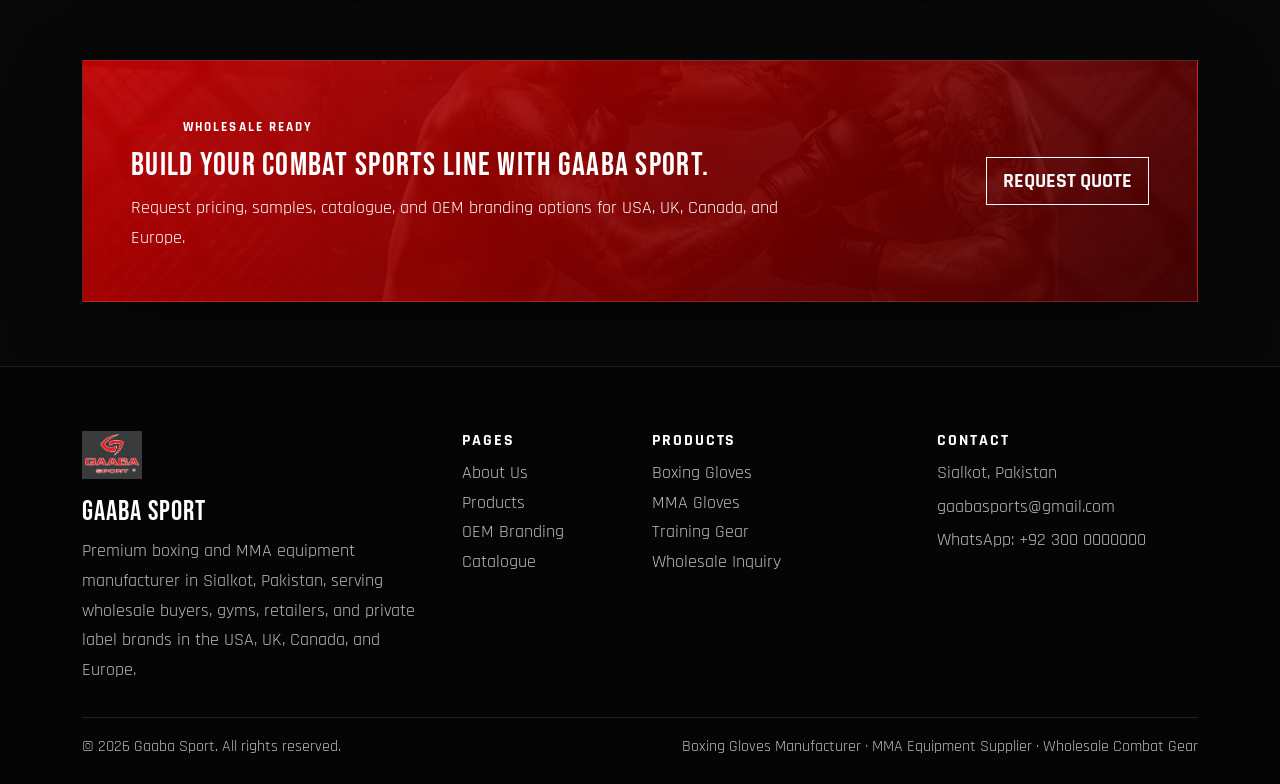
<file: oem.html>
<!doctype html>
<html lang="en">
<head><meta charset="utf-8"><meta name="viewport" content="width=device-width, initial-scale=1"><link rel="icon" href="img/logo.png"><link rel="preconnect" href="https://fonts.googleapis.com"><link rel="preconnect" href="https://fonts.gstatic.com" crossorigin><link href="https://fonts.googleapis.com/css2?family=Bebas+Neue&family=Crimson+Pro:ital,wght@0,400;0,600;1,400&family=Rajdhani:wght@400;500;600;700&display=swap" rel="stylesheet"><link href="https://cdn.jsdelivr.net/npm/bootstrap@5.3.3/dist/css/bootstrap.min.css" rel="stylesheet"><link rel="stylesheet" href="css/style.css"><title>OEM Custom Branding | Private Label Boxing & MMA Gear</title><meta name="description" content="Gaaba Sport offers OEM private label boxing gloves, MMA gloves, and combat sports equipment manufacturing for global wholesale buyers."></head>
<body><nav class="navbar navbar-expand-lg fixed-top navbar-dark"><div class="container"><a class="navbar-brand d-flex align-items-center gap-2" href="index.html"><img src="img/logo.png" class="logo" alt="Gaaba Sport logo"><span>Gaaba Sport</span></a><button class="navbar-toggler" type="button" data-bs-toggle="collapse" data-bs-target="#nav"><span class="navbar-toggler-icon"></span></button><div class="collapse navbar-collapse" id="nav"><ul class="navbar-nav ms-auto align-items-lg-center"><li class="nav-item"><a class="nav-link" href="index.html">Home</a></li><li class="nav-item"><a class="nav-link" href="about.html">About</a></li><li class="nav-item"><a class="nav-link" href="products.html">Products</a></li><li class="nav-item"><a class="nav-link" href="oem.html">OEM</a></li><li class="nav-item"><a class="nav-link" href="catalogue.html">Catalogue</a></li><li class="nav-item"><a class="nav-link" href="contact.html">Contact</a></li><li class="nav-item ms-lg-3"><a class="btn btn-gs btn-sm" href="contact.html">Get Quote</a></li></ul></div></div></nav><header class="page-hero"><div class="container"><div class="crumb">Home / OEM Custom Branding</div><h1 class="display-title mt-3">OEM / Custom Branding</h1><p class="lead-xl col-lg-8">Private label combat sports equipment manufacturing for gyms, retailers, and fightwear brands.</p></div></header><section class="section"><div class="container"><div class="row g-5"><div class="col-lg-6"><span class="eyebrow">Private Label Service</span><h2 class="section-title mt-3">Your logo. Your colors. Your product line.</h2><p class="lead-xl">Gaaba Sport helps buyers create custom boxing gloves, MMA gloves, focus mitts, shin guards, head guards, and training gear with brand-specific design details.</p><ul class="feature-list"><li>Logo printing, embroidery, patches, and woven labels</li><li>Custom color combinations and materials</li><li>Retail packaging, hang tags, barcodes, and cartons</li><li>Sample development before bulk production</li></ul></div><div class="col-lg-6"><div class="card-gs p-4 p-lg-5"><h3>MOQ Information</h3><p class="text-muted2">MOQ depends on product type, materials, and customization complexity.</p><table class="table table-dark table-dark-gs"><tbody><tr><th>Boxing Gloves</th><td>50–100 pairs</td></tr><tr><th>MMA Gloves</th><td>100 pairs</td></tr><tr><th>Training Gear</th><td>50 pieces/sets</td></tr><tr><th>Custom Packaging</th><td>As quoted</td></tr></tbody></table><a href="contact.html" class="btn btn-gs">Start OEM Project</a></div></div></div></div></section><section class="section pt-0"><div class="container"><span class="eyebrow">Ordering Process</span><h2 class="section-title mt-3 mb-4">Simple steps to launch your brand</h2><div class="row g-4" style="counter-reset:step"><div class="col-md-6 col-lg-3"><div class="card-gs p-4 step"><h3>Inquiry</h3><p class="text-muted2">Share product type, quantity, market, and branding needs.</p></div></div><div class="col-md-6 col-lg-3"><div class="card-gs p-4 step"><h3>Sampling</h3><p class="text-muted2">Confirm design, materials, logo placement, and specs.</p></div></div><div class="col-md-6 col-lg-3"><div class="card-gs p-4 step"><h3>Production</h3><p class="text-muted2">Bulk manufacturing with quality checks and packing.</p></div></div><div class="col-md-6 col-lg-3"><div class="card-gs p-4 step"><h3>Dispatch</h3><p class="text-muted2">Shipment support for USA, UK, Canada, and Europe.</p></div></div></div></div></section><section class="section-sm"><div class="container"><div class="cta-band p-4 p-lg-5"><div class="row align-items-center g-4"><div class="col-lg-8"><span class="eyebrow text-white">Wholesale Ready</span><h2 class="font-display mt-2 mb-2">Build your combat sports line with Gaaba Sport.</h2><p class="mb-0">Request pricing, samples, catalogue, and OEM branding options for USA, UK, Canada, and Europe.</p></div><div class="col-lg-4 text-lg-end"><a href="contact.html" class="btn btn-outline-light btn-lg rounded-0 fw-bold text-uppercase">Request Quote</a></div></div></div></div></section><footer class="footer"><div class="container"><div class="row g-4"><div class="col-lg-4"><img src="img/logo.png" class="logo mb-3" alt="Gaaba Sport logo"><h3 class="font-display">Gaaba Sport</h3><p class="text-muted2">Premium boxing and MMA equipment manufacturer in Sialkot, Pakistan, serving wholesale buyers, gyms, retailers, and private label brands in the USA, UK, Canada, and Europe.</p></div><div class="col-6 col-lg-2"><h6 class="small-title">Pages</h6><p><a href="about.html">About Us</a><br><a href="products.html">Products</a><br><a href="oem.html">OEM Branding</a><br><a href="catalogue.html">Catalogue</a></p></div><div class="col-6 col-lg-3"><h6 class="small-title">Products</h6><p><a href="products.html#boxing">Boxing Gloves</a><br><a href="products.html#mma">MMA Gloves</a><br><a href="products.html#training">Training Gear</a><br><a href="contact.html">Wholesale Inquiry</a></p></div><div class="col-lg-3"><h6 class="small-title">Contact</h6><p class="text-muted2 mb-1">Sialkot, Pakistan</p><p class="mb-1"><a href="mailto:gaabasports@gmail.com">gaabasports@gmail.com</a></p><p><a href="https://wa.me/923000000000">WhatsApp: +92 300 0000000</a></p></div></div><hr class="border-secondary"><div class="d-flex flex-column flex-md-row justify-content-between small text-muted2"><span>© 2026 Gaaba Sport. All rights reserved.</span><span>Boxing Gloves Manufacturer · MMA Equipment Supplier · Wholesale Combat Gear</span></div></div></footer><script src="https://cdn.jsdelivr.net/npm/bootstrap@5.3.3/dist/js/bootstrap.bundle.min.js"></script><script>document.querySelectorAll('.nav-link').forEach(a=>{const p=location.pathname.split('/').pop()||'index.html';if(a.getAttribute('href')===p)a.classList.add('active')})</script></body>
</html>
</file>
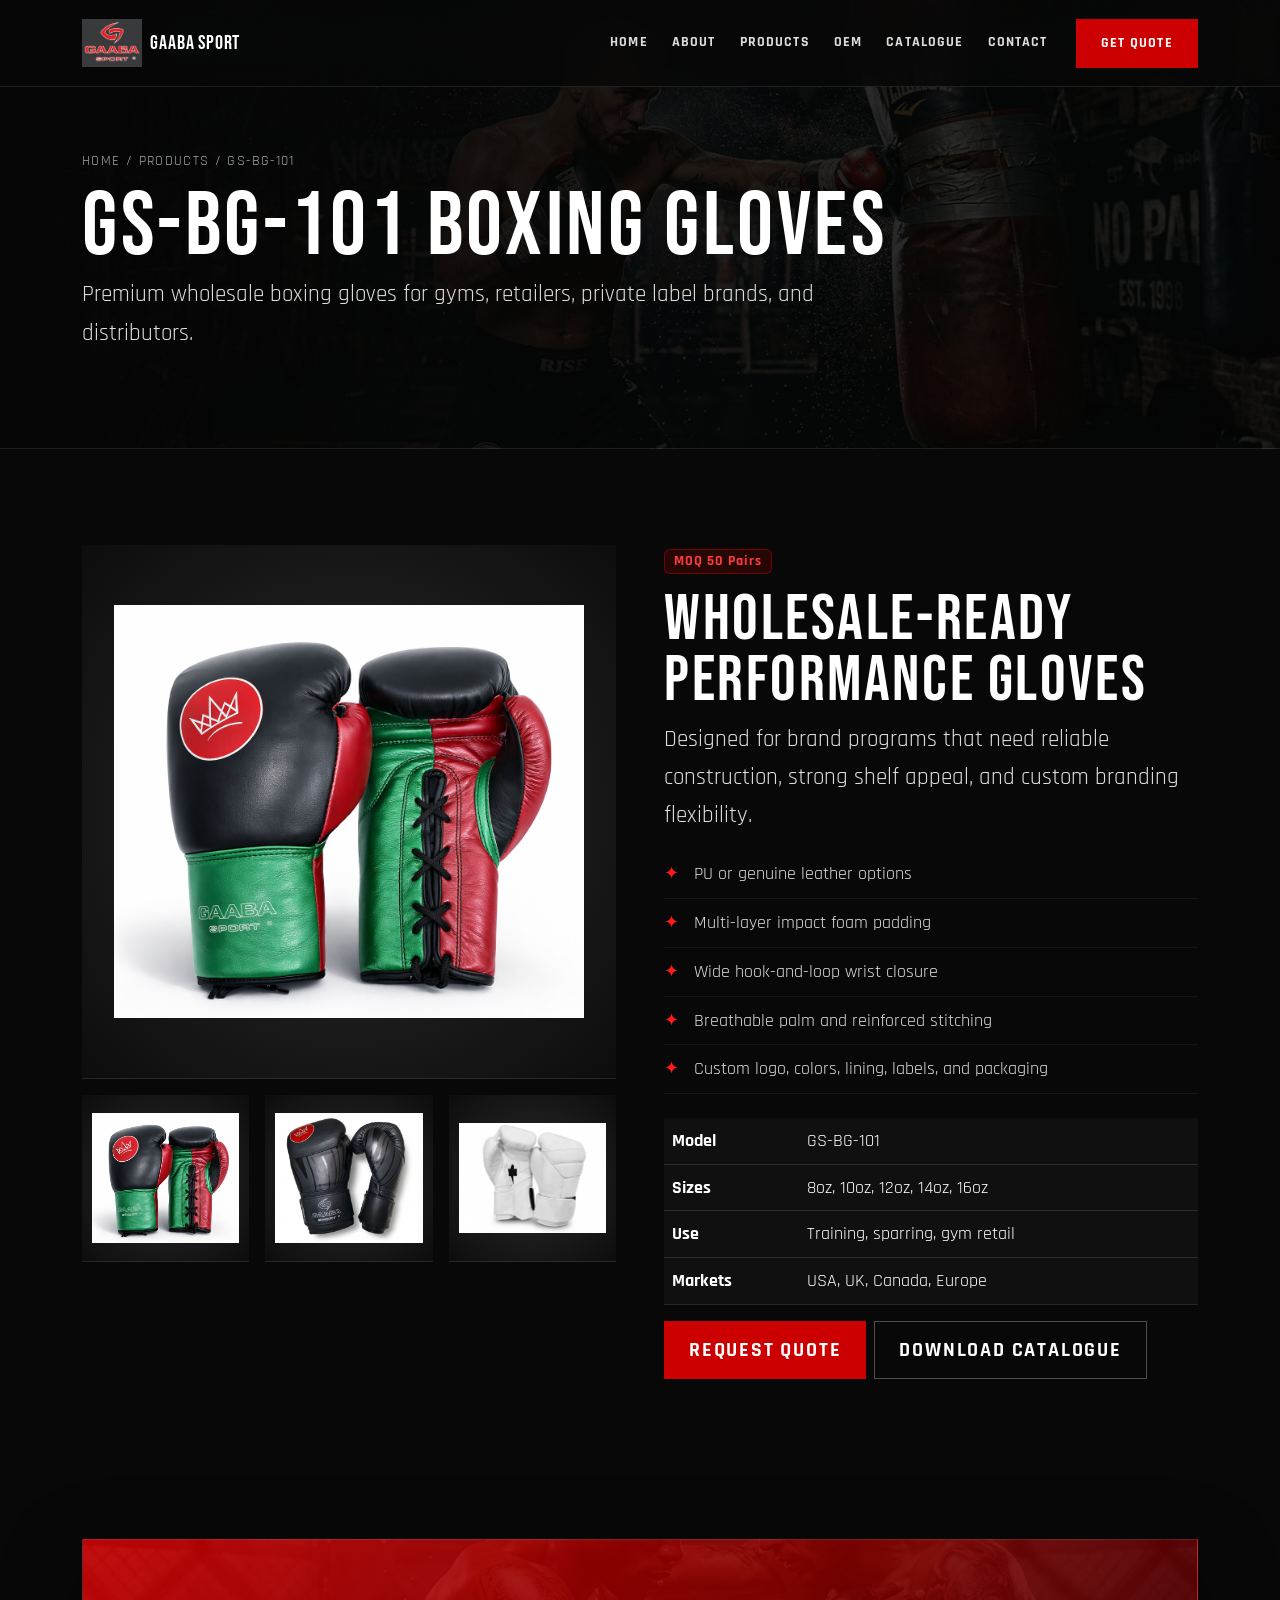
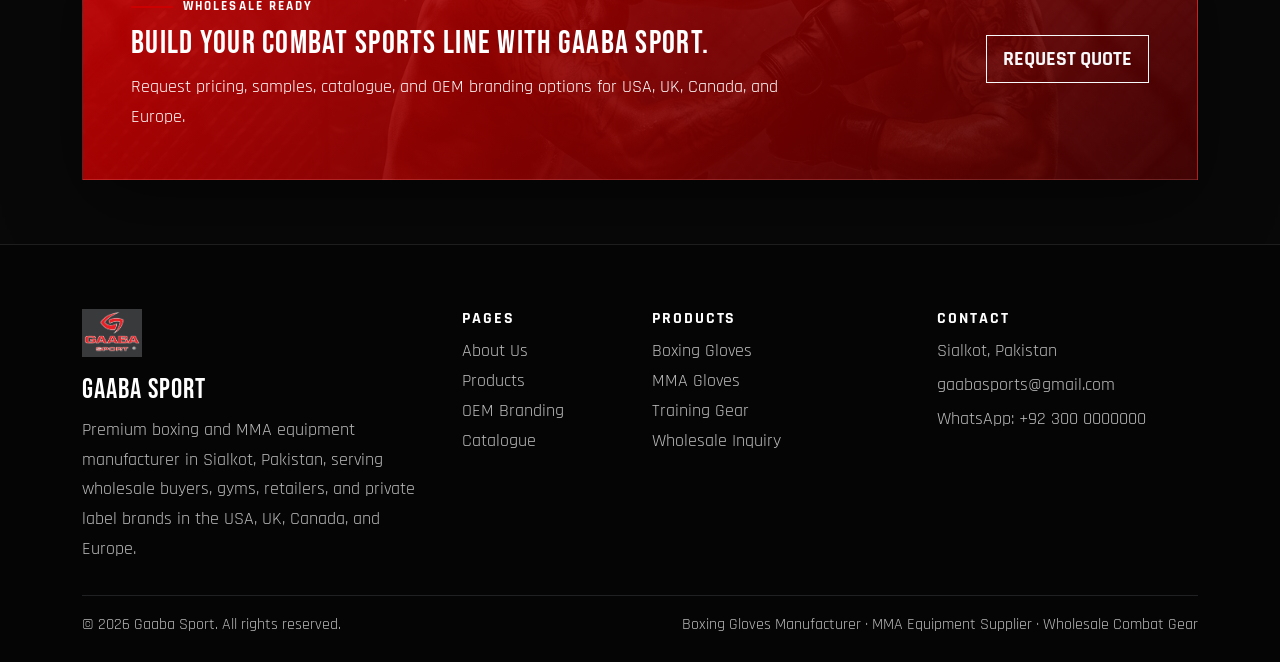
<file: product-single.html>
<!doctype html>
<html lang="en">
<head><meta charset="utf-8"><meta name="viewport" content="width=device-width, initial-scale=1"><link rel="icon" href="img/logo.png"><link rel="preconnect" href="https://fonts.googleapis.com"><link rel="preconnect" href="https://fonts.gstatic.com" crossorigin><link href="https://fonts.googleapis.com/css2?family=Bebas+Neue&family=Crimson+Pro:ital,wght@0,400;0,600;1,400&family=Rajdhani:wght@400;500;600;700&display=swap" rel="stylesheet"><link href="https://cdn.jsdelivr.net/npm/bootstrap@5.3.3/dist/css/bootstrap.min.css" rel="stylesheet"><link rel="stylesheet" href="css/style.css"><title>GS-BG-101 Boxing Gloves | Wholesale Boxing Gloves Manufacturer</title><meta name="description" content="Product detail for GS-BG-101 boxing gloves by Gaaba Sport, a wholesale boxing gloves manufacturer serving USA, UK, Canada, and Europe."></head>
<body><nav class="navbar navbar-expand-lg fixed-top navbar-dark"><div class="container"><a class="navbar-brand d-flex align-items-center gap-2" href="index.html"><img src="img/logo.png" class="logo" alt="Gaaba Sport logo"><span>Gaaba Sport</span></a><button class="navbar-toggler" type="button" data-bs-toggle="collapse" data-bs-target="#nav"><span class="navbar-toggler-icon"></span></button><div class="collapse navbar-collapse" id="nav"><ul class="navbar-nav ms-auto align-items-lg-center"><li class="nav-item"><a class="nav-link" href="index.html">Home</a></li><li class="nav-item"><a class="nav-link" href="about.html">About</a></li><li class="nav-item"><a class="nav-link" href="products.html">Products</a></li><li class="nav-item"><a class="nav-link" href="oem.html">OEM</a></li><li class="nav-item"><a class="nav-link" href="catalogue.html">Catalogue</a></li><li class="nav-item"><a class="nav-link" href="contact.html">Contact</a></li><li class="nav-item ms-lg-3"><a class="btn btn-gs btn-sm" href="contact.html">Get Quote</a></li></ul></div></div></nav><header class="page-hero"><div class="container"><div class="crumb">Home / Products / GS-BG-101</div><h1 class="display-title mt-3">GS-BG-101 Boxing Gloves</h1><p class="lead-xl col-lg-8">Premium wholesale boxing gloves for gyms, retailers, private label brands, and distributors.</p></div></header><section class="section"><div class="container"><div class="row g-5"><div class="col-lg-6"><div class="product-img mb-3"><img src="img/product-1.png" alt="GS-BG-101 boxing gloves manufacturer"></div><div class="row g-3"><div class="col-4"><div class="product-img"><img src="img/product-1.png" alt="Boxing glove side view"></div></div><div class="col-4"><div class="product-img"><img src="img/product-2.png" alt="Boxing glove detail"></div></div><div class="col-4"><div class="product-img"><img src="img/product-3.png" alt="Custom boxing glove"></div></div></div></div><div class="col-lg-6"><span class="badge badge-moq mb-3">MOQ 50 Pairs</span><h2 class="section-title">Wholesale-ready performance gloves</h2><p class="lead-xl">Designed for brand programs that need reliable construction, strong shelf appeal, and custom branding flexibility.</p><ul class="feature-list mb-4"><li>PU or genuine leather options</li><li>Multi-layer impact foam padding</li><li>Wide hook-and-loop wrist closure</li><li>Breathable palm and reinforced stitching</li><li>Custom logo, colors, lining, labels, and packaging</li></ul><table class="table table-dark table-dark-gs"><tbody><tr><th>Model</th><td>GS-BG-101</td></tr><tr><th>Sizes</th><td>8oz, 10oz, 12oz, 14oz, 16oz</td></tr><tr><th>Use</th><td>Training, sparring, gym retail</td></tr><tr><th>Markets</th><td>USA, UK, Canada, Europe</td></tr></tbody></table><a href="contact.html" class="btn btn-gs btn-lg">Request Quote</a><a href="catalogue.html" class="btn btn-outline-gs btn-lg ms-lg-2">Download Catalogue</a></div></div></div></section><section class="section-sm"><div class="container"><div class="cta-band p-4 p-lg-5"><div class="row align-items-center g-4"><div class="col-lg-8"><span class="eyebrow text-white">Wholesale Ready</span><h2 class="font-display mt-2 mb-2">Build your combat sports line with Gaaba Sport.</h2><p class="mb-0">Request pricing, samples, catalogue, and OEM branding options for USA, UK, Canada, and Europe.</p></div><div class="col-lg-4 text-lg-end"><a href="contact.html" class="btn btn-outline-light btn-lg rounded-0 fw-bold text-uppercase">Request Quote</a></div></div></div></div></section><footer class="footer"><div class="container"><div class="row g-4"><div class="col-lg-4"><img src="img/logo.png" class="logo mb-3" alt="Gaaba Sport logo"><h3 class="font-display">Gaaba Sport</h3><p class="text-muted2">Premium boxing and MMA equipment manufacturer in Sialkot, Pakistan, serving wholesale buyers, gyms, retailers, and private label brands in the USA, UK, Canada, and Europe.</p></div><div class="col-6 col-lg-2"><h6 class="small-title">Pages</h6><p><a href="about.html">About Us</a><br><a href="products.html">Products</a><br><a href="oem.html">OEM Branding</a><br><a href="catalogue.html">Catalogue</a></p></div><div class="col-6 col-lg-3"><h6 class="small-title">Products</h6><p><a href="products.html#boxing">Boxing Gloves</a><br><a href="products.html#mma">MMA Gloves</a><br><a href="products.html#training">Training Gear</a><br><a href="contact.html">Wholesale Inquiry</a></p></div><div class="col-lg-3"><h6 class="small-title">Contact</h6><p class="text-muted2 mb-1">Sialkot, Pakistan</p><p class="mb-1"><a href="mailto:gaabasports@gmail.com">gaabasports@gmail.com</a></p><p><a href="https://wa.me/923000000000">WhatsApp: +92 300 0000000</a></p></div></div><hr class="border-secondary"><div class="d-flex flex-column flex-md-row justify-content-between small text-muted2"><span>© 2026 Gaaba Sport. All rights reserved.</span><span>Boxing Gloves Manufacturer · MMA Equipment Supplier · Wholesale Combat Gear</span></div></div></footer><script src="https://cdn.jsdelivr.net/npm/bootstrap@5.3.3/dist/js/bootstrap.bundle.min.js"></script><script>document.querySelectorAll('.nav-link').forEach(a=>{const p=location.pathname.split('/').pop()||'index.html';if(a.getAttribute('href')===p)a.classList.add('active')})</script></body>
</html>
</file>
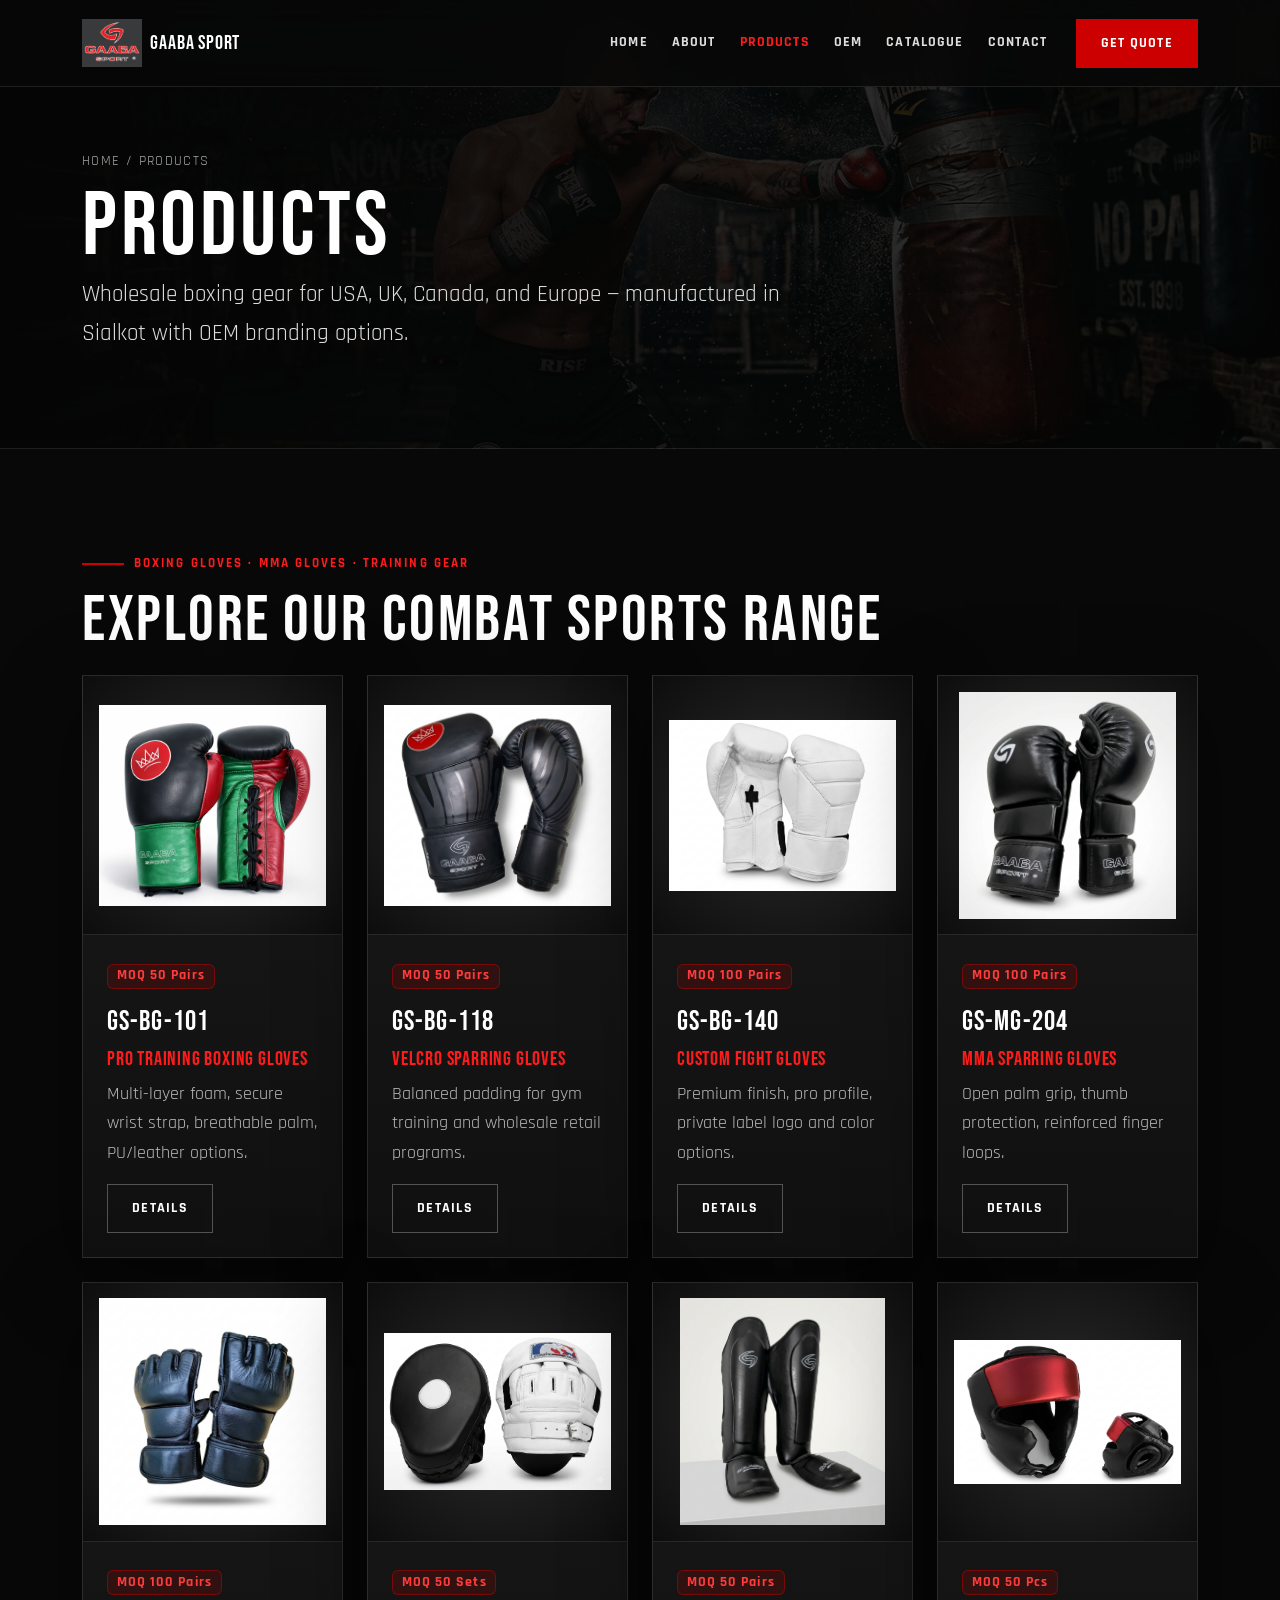
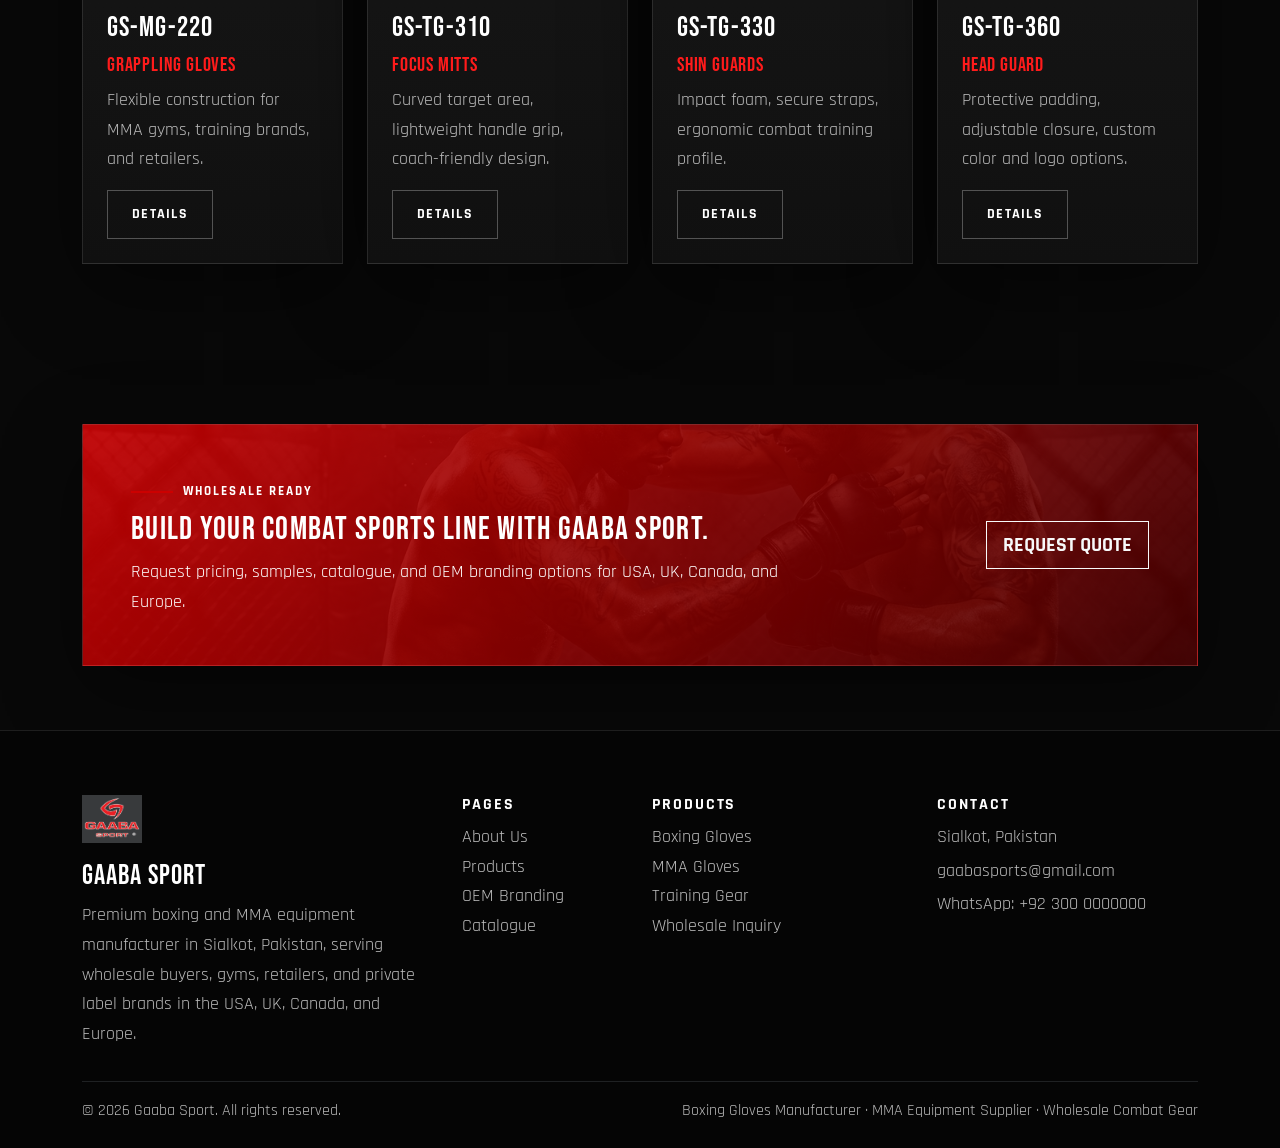
<file: products.html>
<!doctype html>
<html lang="en">
<head><meta charset="utf-8"><meta name="viewport" content="width=device-width, initial-scale=1"><link rel="icon" href="img/logo.png"><link rel="preconnect" href="https://fonts.googleapis.com"><link rel="preconnect" href="https://fonts.gstatic.com" crossorigin><link href="https://fonts.googleapis.com/css2?family=Bebas+Neue&family=Crimson+Pro:ital,wght@0,400;0,600;1,400&family=Rajdhani:wght@400;500;600;700&display=swap" rel="stylesheet"><link href="https://cdn.jsdelivr.net/npm/bootstrap@5.3.3/dist/css/bootstrap.min.css" rel="stylesheet"><link rel="stylesheet" href="css/style.css"><title>Products | Wholesale Boxing Gear USA UK | Gaaba Sport</title><meta name="description" content="Explore wholesale boxing gloves, MMA gloves, and training gear from Gaaba Sport, a combat sports equipment manufacturer in Pakistan."></head>
<body><nav class="navbar navbar-expand-lg fixed-top navbar-dark"><div class="container"><a class="navbar-brand d-flex align-items-center gap-2" href="index.html"><img src="img/logo.png" class="logo" alt="Gaaba Sport logo"><span>Gaaba Sport</span></a><button class="navbar-toggler" type="button" data-bs-toggle="collapse" data-bs-target="#nav"><span class="navbar-toggler-icon"></span></button><div class="collapse navbar-collapse" id="nav"><ul class="navbar-nav ms-auto align-items-lg-center"><li class="nav-item"><a class="nav-link" href="index.html">Home</a></li><li class="nav-item"><a class="nav-link" href="about.html">About</a></li><li class="nav-item"><a class="nav-link" href="products.html">Products</a></li><li class="nav-item"><a class="nav-link" href="oem.html">OEM</a></li><li class="nav-item"><a class="nav-link" href="catalogue.html">Catalogue</a></li><li class="nav-item"><a class="nav-link" href="contact.html">Contact</a></li><li class="nav-item ms-lg-3"><a class="btn btn-gs btn-sm" href="contact.html">Get Quote</a></li></ul></div></div></nav><header class="page-hero"><div class="container"><div class="crumb">Home / Products</div><h1 class="display-title mt-3">Products</h1><p class="lead-xl col-lg-8">Wholesale boxing gear for USA, UK, Canada, and Europe — manufactured in Sialkot with OEM branding options.</p></div></header><section class="section" id="boxing"><div class="container"><span class="eyebrow">Boxing Gloves · MMA Gloves · Training Gear</span><h2 class="section-title mt-3 mb-4">Explore our combat sports range</h2><div class="row g-4"><div class="col-md-6 col-lg-3"><div class="card-gs"><div class="product-img"><img src="img/product-1.png" alt="Pro Training Boxing Gloves"></div><div class="p-4"><span class="badge badge-moq">MOQ 50 Pairs</span><h3 class="mt-3">GS-BG-101</h3><h4 class="h5 text-red">Pro Training Boxing Gloves</h4><p class="text-muted2">Multi-layer foam, secure wrist strap, breathable palm, PU/leather options.</p><a href="product-single.html" class="btn btn-outline-gs btn-sm">Details</a></div></div></div><div class="col-md-6 col-lg-3"><div class="card-gs"><div class="product-img"><img src="img/product-2.png" alt="Velcro Sparring Gloves"></div><div class="p-4"><span class="badge badge-moq">MOQ 50 Pairs</span><h3 class="mt-3">GS-BG-118</h3><h4 class="h5 text-red">Velcro Sparring Gloves</h4><p class="text-muted2">Balanced padding for gym training and wholesale retail programs.</p><a href="product-single.html" class="btn btn-outline-gs btn-sm">Details</a></div></div></div><div class="col-md-6 col-lg-3"><div class="card-gs"><div class="product-img"><img src="img/product-3.png" alt="Custom Fight Gloves"></div><div class="p-4"><span class="badge badge-moq">MOQ 100 Pairs</span><h3 class="mt-3">GS-BG-140</h3><h4 class="h5 text-red">Custom Fight Gloves</h4><p class="text-muted2">Premium finish, pro profile, private label logo and color options.</p><a href="product-single.html" class="btn btn-outline-gs btn-sm">Details</a></div></div></div><div class="col-md-6 col-lg-3"><div class="card-gs"><div class="product-img"><img src="img/product-4.png" alt="MMA Sparring Gloves"></div><div class="p-4"><span class="badge badge-moq">MOQ 100 Pairs</span><h3 class="mt-3">GS-MG-204</h3><h4 class="h5 text-red">MMA Sparring Gloves</h4><p class="text-muted2">Open palm grip, thumb protection, reinforced finger loops.</p><a href="product-single.html" class="btn btn-outline-gs btn-sm">Details</a></div></div></div><div class="col-md-6 col-lg-3"><div class="card-gs"><div class="product-img"><img src="img/product-5.png" alt="Grappling Gloves"></div><div class="p-4"><span class="badge badge-moq">MOQ 100 Pairs</span><h3 class="mt-3">GS-MG-220</h3><h4 class="h5 text-red">Grappling Gloves</h4><p class="text-muted2">Flexible construction for MMA gyms, training brands, and retailers.</p><a href="product-single.html" class="btn btn-outline-gs btn-sm">Details</a></div></div></div><div class="col-md-6 col-lg-3"><div class="card-gs"><div class="product-img"><img src="img/product-6.png" alt="Focus Mitts"></div><div class="p-4"><span class="badge badge-moq">MOQ 50 Sets</span><h3 class="mt-3">GS-TG-310</h3><h4 class="h5 text-red">Focus Mitts</h4><p class="text-muted2">Curved target area, lightweight handle grip, coach-friendly design.</p><a href="product-single.html" class="btn btn-outline-gs btn-sm">Details</a></div></div></div><div class="col-md-6 col-lg-3"><div class="card-gs"><div class="product-img"><img src="img/product-7.png" alt="Shin Guards"></div><div class="p-4"><span class="badge badge-moq">MOQ 50 Pairs</span><h3 class="mt-3">GS-TG-330</h3><h4 class="h5 text-red">Shin Guards</h4><p class="text-muted2">Impact foam, secure straps, ergonomic combat training profile.</p><a href="product-single.html" class="btn btn-outline-gs btn-sm">Details</a></div></div></div><div class="col-md-6 col-lg-3"><div class="card-gs"><div class="product-img"><img src="img/product-8.png" alt="Head Guard"></div><div class="p-4"><span class="badge badge-moq">MOQ 50 Pcs</span><h3 class="mt-3">GS-TG-360</h3><h4 class="h5 text-red">Head Guard</h4><p class="text-muted2">Protective padding, adjustable closure, custom color and logo options.</p><a href="product-single.html" class="btn btn-outline-gs btn-sm">Details</a></div></div></div></div></div></section><section class="section-sm"><div class="container"><div class="cta-band p-4 p-lg-5"><div class="row align-items-center g-4"><div class="col-lg-8"><span class="eyebrow text-white">Wholesale Ready</span><h2 class="font-display mt-2 mb-2">Build your combat sports line with Gaaba Sport.</h2><p class="mb-0">Request pricing, samples, catalogue, and OEM branding options for USA, UK, Canada, and Europe.</p></div><div class="col-lg-4 text-lg-end"><a href="contact.html" class="btn btn-outline-light btn-lg rounded-0 fw-bold text-uppercase">Request Quote</a></div></div></div></div></section><footer class="footer"><div class="container"><div class="row g-4"><div class="col-lg-4"><img src="img/logo.png" class="logo mb-3" alt="Gaaba Sport logo"><h3 class="font-display">Gaaba Sport</h3><p class="text-muted2">Premium boxing and MMA equipment manufacturer in Sialkot, Pakistan, serving wholesale buyers, gyms, retailers, and private label brands in the USA, UK, Canada, and Europe.</p></div><div class="col-6 col-lg-2"><h6 class="small-title">Pages</h6><p><a href="about.html">About Us</a><br><a href="products.html">Products</a><br><a href="oem.html">OEM Branding</a><br><a href="catalogue.html">Catalogue</a></p></div><div class="col-6 col-lg-3"><h6 class="small-title">Products</h6><p><a href="products.html#boxing">Boxing Gloves</a><br><a href="products.html#mma">MMA Gloves</a><br><a href="products.html#training">Training Gear</a><br><a href="contact.html">Wholesale Inquiry</a></p></div><div class="col-lg-3"><h6 class="small-title">Contact</h6><p class="text-muted2 mb-1">Sialkot, Pakistan</p><p class="mb-1"><a href="mailto:gaabasports@gmail.com">gaabasports@gmail.com</a></p><p><a href="https://wa.me/923000000000">WhatsApp: +92 300 0000000</a></p></div></div><hr class="border-secondary"><div class="d-flex flex-column flex-md-row justify-content-between small text-muted2"><span>© 2026 Gaaba Sport. All rights reserved.</span><span>Boxing Gloves Manufacturer · MMA Equipment Supplier · Wholesale Combat Gear</span></div></div></footer><script src="https://cdn.jsdelivr.net/npm/bootstrap@5.3.3/dist/js/bootstrap.bundle.min.js"></script><script>document.querySelectorAll('.nav-link').forEach(a=>{const p=location.pathname.split('/').pop()||'index.html';if(a.getAttribute('href')===p)a.classList.add('active')})</script></body>
</html>
</file>
<file: css/style.css>
/* Gaaba Sport — Premium Combat Sports Website */
:root{--bg:#080808;--bg2:#111;--card:#151515;--muted:#b9b9b9;--text:#fff;--red:#CC0000;--red2:#ff1b1b;--line:rgba(255,255,255,.1);--gold:#c9a45c;--shadow:0 24px 80px rgba(0,0,0,.45)}
*{box-sizing:border-box}html{scroll-behavior:smooth}body{margin:0;background:var(--bg);color:var(--text);font-family:'Rajdhani',sans-serif;font-size:18px;line-height:1.65;overflow-x:hidden}a{color:inherit;text-decoration:none}img{max-width:100%;height:auto}.font-display,h1,h2,h3,h4,.navbar-brand{font-family:'Bebas Neue',sans-serif;letter-spacing:.04em}.font-serif{font-family:'Crimson Pro',serif}.text-red{color:var(--red2)}.text-muted2{color:var(--muted)}.section{padding:96px 0}.section-sm{padding:64px 0}.eyebrow{display:inline-flex;gap:10px;align-items:center;color:var(--red2);text-transform:uppercase;font-weight:700;letter-spacing:.16em;font-size:.82rem}.eyebrow:before{content:"";width:42px;height:2px;background:var(--red)}.display-title{font-size:clamp(3rem,7vw,6.8rem);line-height:.88;text-transform:uppercase}.section-title{font-size:clamp(2.4rem,5vw,4.4rem);line-height:.95;text-transform:uppercase}.lead-xl{font-size:clamp(1.15rem,2vw,1.45rem);color:#ddd}.navbar{background:rgba(8,8,8,.82);backdrop-filter:blur(16px);border-bottom:1px solid var(--line);padding:14px 0}.navbar .nav-link{font-weight:700;text-transform:uppercase;letter-spacing:.08em;color:#ddd!important;font-size:.9rem;margin:0 4px}.navbar .nav-link:hover,.navbar .nav-link.active{color:var(--red2)!important}.logo{height:48px;width:auto}.btn-gs{border:1px solid var(--red);background:var(--red);color:#fff;border-radius:0;padding:13px 24px;font-weight:800;text-transform:uppercase;letter-spacing:.09em;transition:.25s}.btn-gs:hover{background:#fff;border-color:#fff;color:#090909;transform:translateY(-2px)}.btn-outline-gs{border:1px solid rgba(255,255,255,.28);background:transparent;color:#fff;border-radius:0;padding:13px 24px;font-weight:800;text-transform:uppercase;letter-spacing:.09em;transition:.25s}.btn-outline-gs:hover{border-color:var(--red);background:var(--red);color:#fff;transform:translateY(-2px)}.hero{min-height:92vh;display:flex;align-items:center;position:relative;background:linear-gradient(90deg,rgba(0,0,0,.95),rgba(0,0,0,.68),rgba(0,0,0,.25)),url('../img/hero-bg.jpg') center/cover no-repeat}.hero:after{content:"";position:absolute;inset:auto 0 0;height:160px;background:linear-gradient(transparent,var(--bg))}.hero .container{position:relative;z-index:2}.stat{border-left:2px solid var(--red);padding-left:18px}.stat strong{font-family:'Bebas Neue';font-size:3rem;line-height:1}.card-gs{background:linear-gradient(180deg,#191919,#101010);border:1px solid var(--line);box-shadow:var(--shadow);height:100%;transition:.3s}.card-gs:hover{transform:translateY(-8px);border-color:rgba(204,0,0,.55)}.product-img{aspect-ratio:1/1;background:radial-gradient(circle at center,#2b2b2b,#0d0d0d);display:flex;align-items:center;justify-content:center;overflow:hidden;border-bottom:1px solid var(--line)}.product-img img{width:88%;height:88%;object-fit:contain;transition:.35s}.card-gs:hover .product-img img{transform:scale(1.06)}.badge-moq{background:rgba(204,0,0,.16);color:#ff3c3c;border:1px solid rgba(204,0,0,.45);font-weight:800;letter-spacing:.08em}.feature-list{list-style:none;padding:0;margin:0}.feature-list li{padding:9px 0 9px 30px;position:relative;border-bottom:1px solid rgba(255,255,255,.06);color:#ddd}.feature-list li:before{content:"✦";position:absolute;left:0;color:var(--red2)}.cta-band{background:linear-gradient(135deg,rgba(204,0,0,.9),rgba(70,0,0,.9)),url('../img/cta-bg.jpg') center/cover;border:1px solid rgba(255,255,255,.12);box-shadow:var(--shadow)}.page-hero{padding:150px 0 80px;background:linear-gradient(90deg,#050505,rgba(5,5,5,.78)),url('../img/page-hero.jpg') center/cover no-repeat;border-bottom:1px solid var(--line)}.crumb{color:#aaa;text-transform:uppercase;letter-spacing:.1em;font-size:.85rem}.icon-box{width:54px;height:54px;border:1px solid rgba(204,0,0,.6);display:grid;place-items:center;color:var(--red2);font-size:1.35rem}.form-control,.form-select{background:#101010;border:1px solid rgba(255,255,255,.14);border-radius:0;color:#fff;padding:14px}.form-control:focus,.form-select:focus{background:#101010;color:#fff;border-color:var(--red);box-shadow:0 0 0 .2rem rgba(204,0,0,.18)}.form-control::placeholder{color:#777}.footer{background:#050505;border-top:1px solid var(--line);padding:64px 0 24px}.footer a{color:#bbb}.footer a:hover{color:var(--red2)}.small-title{text-transform:uppercase;letter-spacing:.12em;font-weight:800;color:#fff}.step{counter-increment:step;position:relative;padding-left:72px}.step:before{content:counter(step,decimal-leading-zero);position:absolute;left:0;top:0;font-family:'Bebas Neue';font-size:2.8rem;color:var(--red2);line-height:1}.table-dark-gs{--bs-table-bg:#101010;--bs-table-border-color:rgba(255,255,255,.12);color:#ddd}.map{min-height:360px;border:1px solid var(--line);filter:grayscale(1) invert(.9) contrast(.9)}@media(max-width:991px){.section{padding:72px 0}.hero{min-height:780px}.navbar-collapse{padding:18px 0}.display-title{font-size:4.2rem}.logo{height:42px}}@media(max-width:575px){body{font-size:16px}.display-title{font-size:3.35rem}.section-title{font-size:2.7rem}.btn-gs,.btn-outline-gs{width:100%;text-align:center;margin-bottom:10px}.page-hero{padding-top:125px}.hero{min-height:720px}}
</file>
